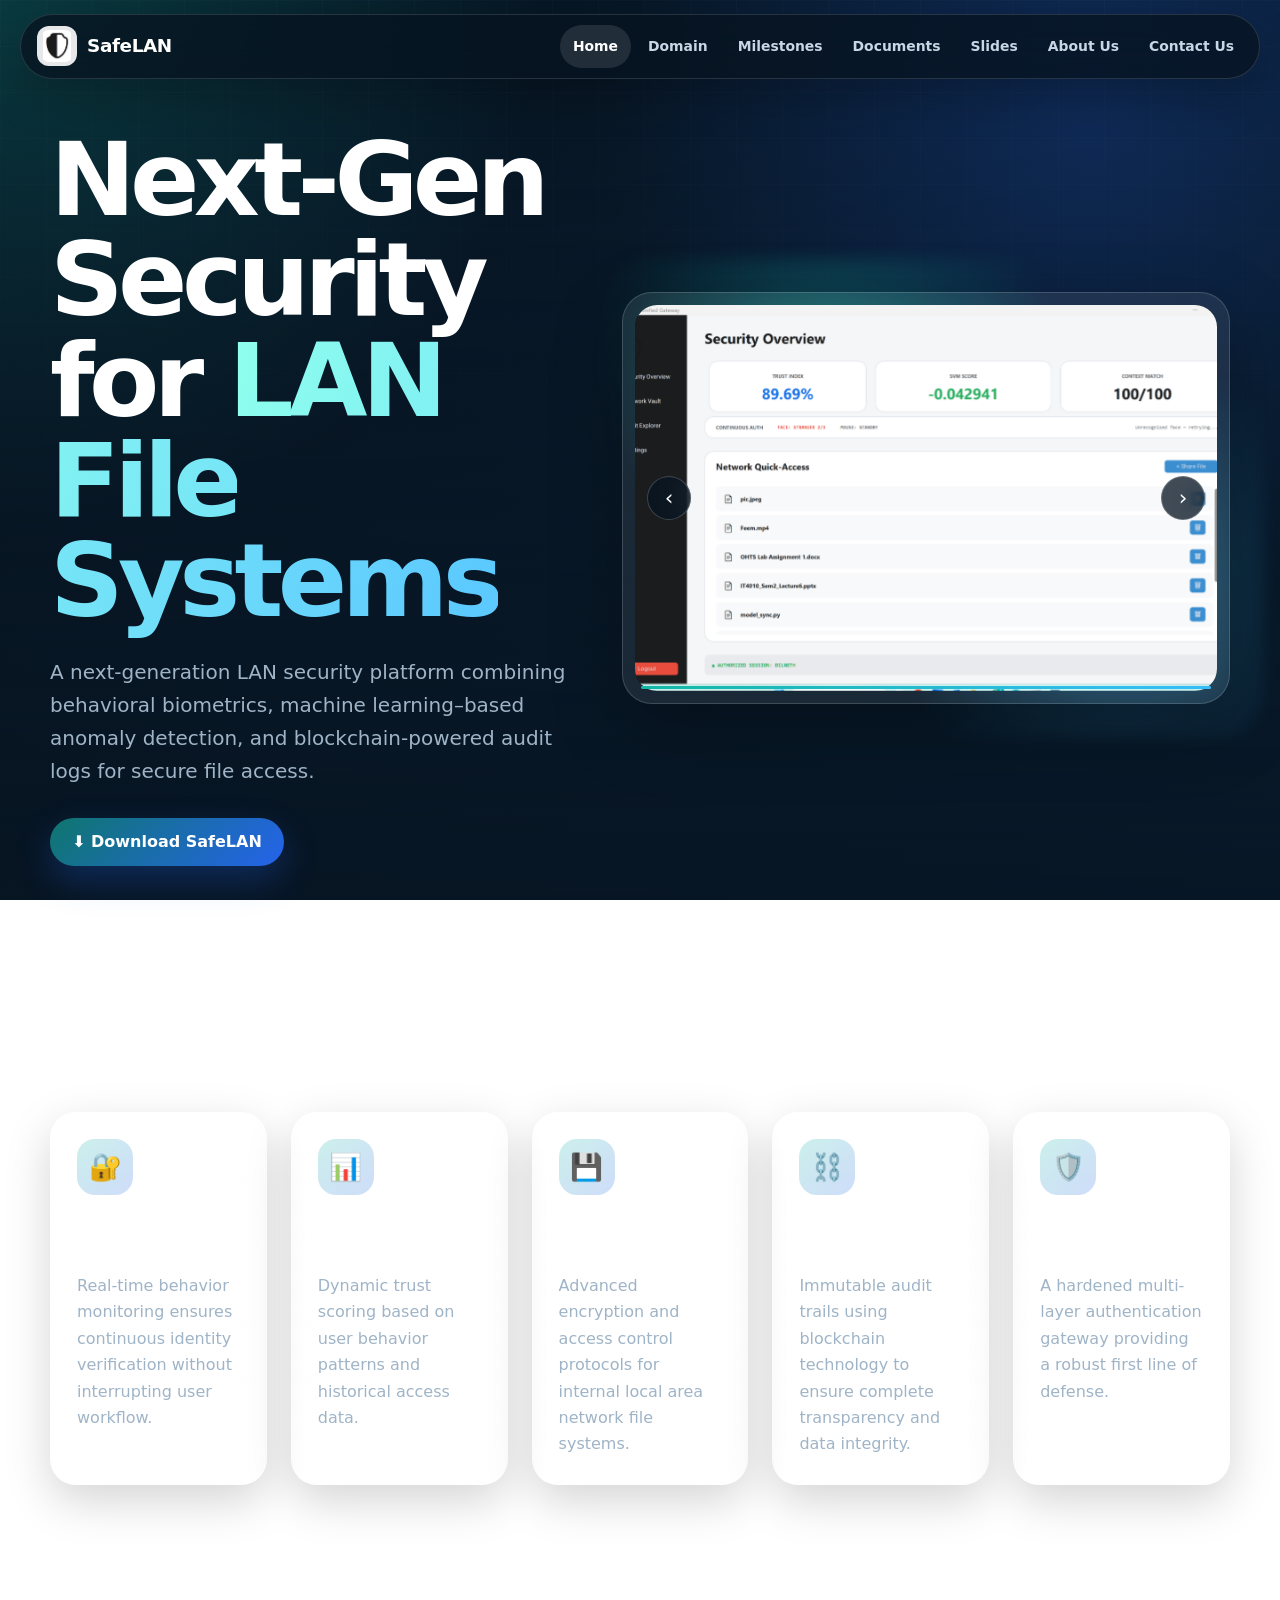
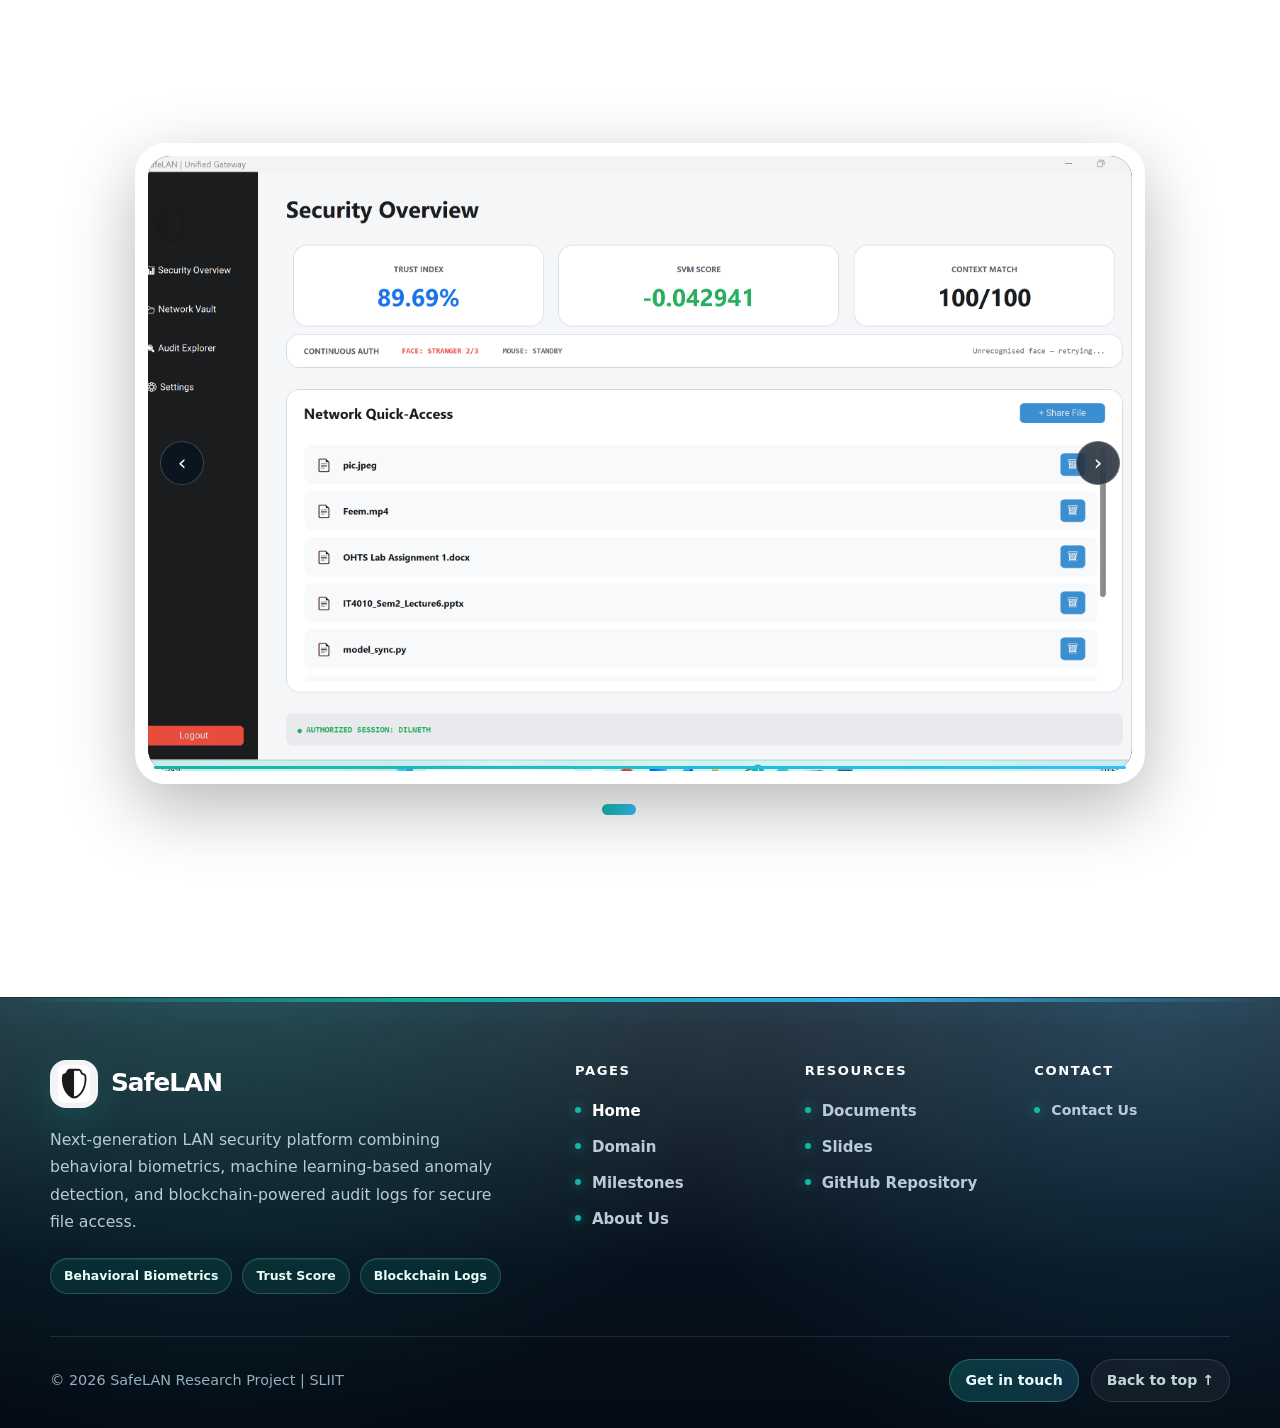
<file: index.html>
<!-- update -->
<!DOCTYPE html>
<html lang="en">
<head>
  <meta charset="UTF-8">
  <meta name="viewport" content="width=device-width, initial-scale=1.0">
  <title>SafeLAN | Next-Gen LAN Security</title>
  <link rel="icon" type="image/png" href="assets/logo.png">
  <link rel="manifest" href="manifest.json">
  <link rel="stylesheet" href="css/style.css">
</head>
<body>
  <nav class="navbar" aria-label="Main navigation">
    <div class="navbar-inner">
      <a href="index.html" class="logo-box" aria-label="SafeLAN Home">
        <img src="assets/logo.png" class="logo-img" alt="SafeLAN Logo">
        <h2>SafeLAN</h2>
      </a>
      <button class="nav-toggle" type="button" aria-label="Open navigation" aria-expanded="false"><span></span></button>
      <div class="nav-links">
        <a href="index.html" class="active">Home</a>
        <a href="domain.html">Domain</a>
        <a href="milestones.html">Milestones</a>
        <a href="documents.html">Documents</a>
        <a href="slides.html">Slides</a>
        <a href="about.html">About Us</a>
        <a href="contact.html">Contact Us</a>
      </div>
    </div>
  </nav>

  <main>
    <section class="hero">
      <div class="container hero-grid">
        <div class="hero-text reveal">
          <h1 class="hero-title">Next-Gen Security for <span class="gradient-text">LAN File Systems</span></h1>
          <p>A next-generation LAN security platform combining behavioral biometrics, machine learning–based anomaly detection, and blockchain-powered audit logs for secure file access.</p>
          <div class="hero-actions">
            <a href="https://github.com/Geshi00/SafeLAN_RP-25-26J-067.git" target="_blank" rel="noopener" class="btn-download">⬇ Download SafeLAN</a>
          </div>
        </div>

        <div class="hero-panel reveal">
          <div class="slider-wrapper hero-slider" data-slider>
            <button class="slide-btn prev" type="button" aria-label="Previous dashboard">‹</button>
            <div class="slider-container">
              <div class="slide active"><img src="assets/dashboard1.png" alt="Dashboard 1"></div>
              <div class="slide"><img src="assets/dashboard2.png" alt="Dashboard 2"></div>
              <div class="slide"><img src="assets/dashboard3.png" alt="Dashboard 3"></div>
            </div>
            <button class="slide-btn next" type="button" aria-label="Next dashboard">›</button>
          </div>
        </div>
      </div>
    </section>

    <section class="section features">
      <div class="container">
        <h2 class="section-title">Core Features</h2>
        <div class="feature-grid">
          <article class="feature-box reveal">
            <div class="icon">🔐</div>
            <h3>Continuous Authentication</h3>
            <p>Real-time behavior monitoring ensures continuous identity verification without interrupting user workflow.</p>
          </article>

          <article class="feature-box reveal">
            <div class="icon">📊</div>
            <h3>Trust Score System</h3>
            <p>Dynamic trust scoring based on user behavior patterns and historical access data.</p>
          </article>

          <article class="feature-box reveal">
            <div class="icon">💾</div>
            <h3>Secure LAN Storage</h3>
            <p>Advanced encryption and access control protocols for internal local area network file systems.</p>
          </article>

          <article class="feature-box reveal">
            <div class="icon">⛓️</div>
            <h3>Blockchain Logging</h3>
            <p>Immutable audit trails using blockchain technology to ensure complete transparency and data integrity.</p>
          </article>

          <article class="feature-box reveal">
            <div class="icon">🛡️</div>
            <h3>Secure Gateway</h3>
            <p>A hardened multi-layer authentication gateway providing a robust first line of defense.</p>
          </article>
        </div>
      </div>
    </section>

    <section class="section dashboards">
      <div class="container">
        <h2 class="section-title">System Dashboard</h2>
        <div class="dashboard-shell reveal">
          <div class="slider-wrapper" data-slider>
            <button class="slide-btn prev" type="button" aria-label="Previous dashboard">‹</button>
            <div class="slider-container">
              <div class="slide active"><img src="assets/dashboard1.png" alt="Dashboard 1"></div>
              <div class="slide"><img src="assets/dashboard2.png" alt="Dashboard 2"></div>
              <div class="slide"><img src="assets/dashboard3.png" alt="Dashboard 3"></div>
            </div>
            <button class="slide-btn next" type="button" aria-label="Next dashboard">›</button>
          </div>
          <div class="slider-dots" aria-label="Dashboard slider dots">
            <button class="dot active" type="button" aria-label="Show dashboard 1"></button>
            <button class="dot" type="button" aria-label="Show dashboard 2"></button>
            <button class="dot" type="button" aria-label="Show dashboard 3"></button>
          </div>
        </div>
      </div>
    </section>
  </main>

  <footer class="site-footer">
    <div class="footer-topline" aria-hidden="true"></div>
    <div class="container footer-container">
      <div class="footer-brand reveal">
        <a href="index.html" class="footer-logo" aria-label="SafeLAN Home">
          <img src="assets/logo.png" alt="SafeLAN Logo">
          <span>SafeLAN</span>
        </a>
        <p>Next-generation LAN security platform combining behavioral biometrics, machine learning-based anomaly detection, and blockchain-powered audit logs for secure file access.</p>
        <div class="footer-tags" aria-label="SafeLAN focus areas">
          <span>Behavioral Biometrics</span>
          <span>Trust Score</span>
          <span>Blockchain Logs</span>
        </div>
      </div>

      <nav class="footer-nav reveal" aria-label="Footer navigation">
        <div class="footer-col">
          <h3>Pages</h3>
          <a href="index.html">Home</a>
          <a href="domain.html">Domain</a>
          <a href="milestones.html">Milestones</a>
          <a href="about.html">About Us</a>
        </div>

        <div class="footer-col">
          <h3>Resources</h3>
          <a href="documents.html">Documents</a>
          <a href="slides.html">Slides</a>
          <a href="https://github.com/Geshi00/SafeLAN_RP-25-26J-067.git" target="_blank" rel="noopener">GitHub Repository</a>
        </div>

        <div class="footer-col footer-contact">
          <h3>Contact</h3>
          <a href="contact.html">Contact Us</a>
        </div>
      </nav>
    </div>

    <div class="container footer-bottom">
      <p>© <span id="current-year">2026</span> SafeLAN Research Project | SLIIT</p>
      <div class="footer-actions">
        <a href="contact.html">Get in touch</a>
        <button class="back-to-top" type="button" data-back-to-top aria-label="Back to top">Back to top ↑</button>
      </div>
    </div>
  </footer> 


  <script src="js/script.js"></script>
</body>
</html>
</file>
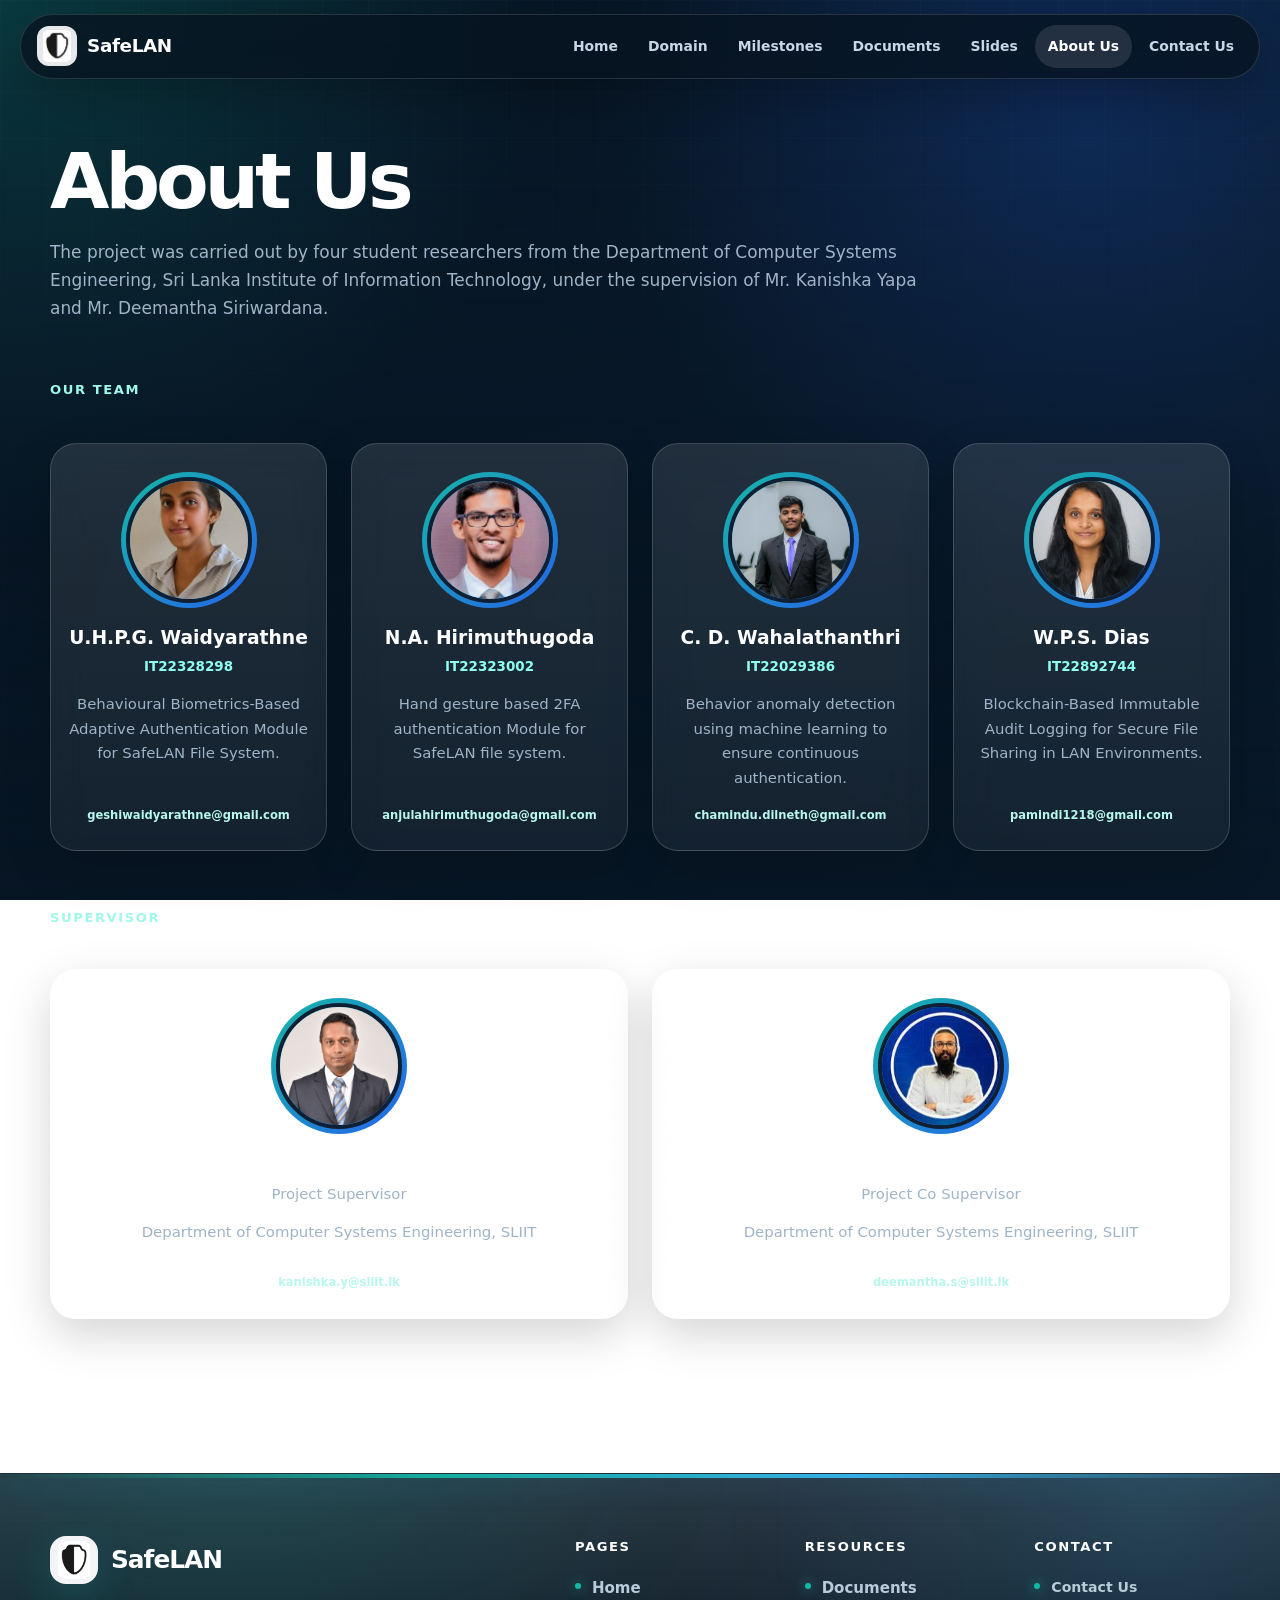
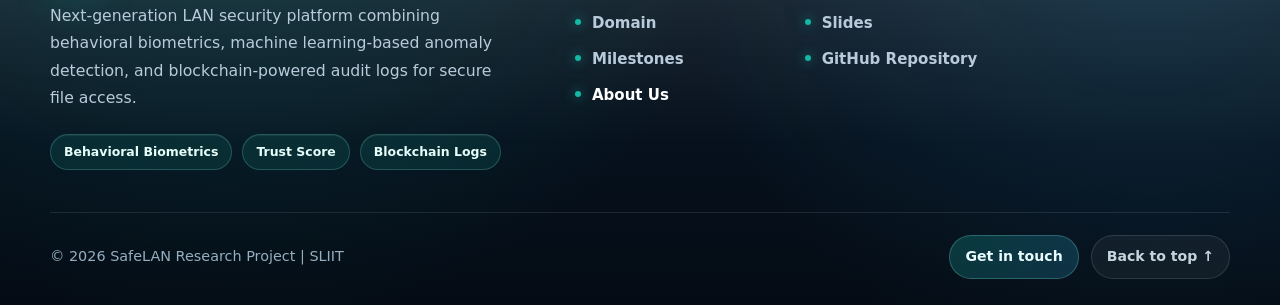
<file: about.html>
<!DOCTYPE html>
<html lang="en">
<head>
  <meta charset="UTF-8">
  <meta name="viewport" content="width=device-width, initial-scale=1.0">
  <title>About Us | SafeLAN</title>
  <link rel="icon" type="image/png" href="assets/logo.png">
  <link rel="manifest" href="manifest.json">
  <link rel="stylesheet" href="css/style.css">
</head>
<body>
  <nav class="navbar" aria-label="Main navigation">
    <div class="navbar-inner">
      <a href="index.html" class="logo-box" aria-label="SafeLAN Home">
        <img src="assets/logo.png" class="logo-img" alt="SafeLAN Logo">
        <h2>SafeLAN</h2>
      </a>
      <button class="nav-toggle" type="button" aria-label="Open navigation" aria-expanded="false"><span></span></button>
      <div class="nav-links">
        <a href="index.html">Home</a>
        <a href="domain.html">Domain</a>
        <a href="milestones.html">Milestones</a>
        <a href="documents.html">Documents</a>
        <a href="slides.html">Slides</a>
        <a href="about.html" class="active">About Us</a>
        <a href="contact.html">Contact Us</a>
      </div>
    </div>
  </nav>

  <main class="page">
    <section class="section compact">
      <div class="container">
        <h1 class="page-title">About Us</h1>
        <p class="about-intro">The project was carried out by four student researchers from the Department of Computer Systems Engineering, Sri Lanka Institute of Information Technology, under the supervision of Mr. Kanishka Yapa and Mr. Deemantha Siriwardana.</p>

        <span class="section-title-small">Our Team</span>
        <div class="team-grid-v2">
          <article class="profile-card-v3 reveal">
            <div class="img-container-circle"><img src="assets/geshika.jpeg" alt="U.H.P.G. Waidyarathne"></div>
            <h3>U.H.P.G. Waidyarathne</h3>
            <span class="id-role">IT22328298</span>
            <p class="topic">Behavioural Biometrics-Based Adaptive Authentication Module for SafeLAN File System.</p>
            <a href="mailto:geshiwaidyarathne@gmail.com" class="email-link">geshiwaidyarathne@gmail.com</a>
          </article>

          <article class="profile-card-v3 reveal">
            <div class="img-container-circle"><img src="assets/anjula.jpeg" alt="N.A. Hirimuthugoda"></div>
            <h3>N.A. Hirimuthugoda</h3>
            <span class="id-role">IT22323002</span>
            <p class="topic">Hand gesture based 2FA authentication Module for SafeLAN file system.</p>
            <a href="mailto:anjulahirimuthugoda@gmail.com" class="email-link">anjulahirimuthugoda@gmail.com</a>
          </article>

          <article class="profile-card-v3 reveal">
            <div class="img-container-circle"><img src="assets/chami.jpeg" alt="C. D. Wahalathanthri"></div>
            <h3>C. D. Wahalathanthri</h3>
            <span class="id-role">IT22029386</span>
            <p class="topic">Behavior anomaly detection using machine learning to ensure continuous authentication.</p>
            <a href="mailto:chamindu.dilneth@gmail.com" class="email-link">chamindu.dilneth@gmail.com</a>
          </article>

          <article class="profile-card-v3 reveal">
            <div class="img-container-circle"><img src="assets/pamindi.jpeg" alt="W.P.S. Dias"></div>
            <h3>W.P.S. Dias</h3>
            <span class="id-role">IT22892744</span>
            <p class="topic">Blockchain-Based Immutable Audit Logging for Secure File Sharing in LAN Environments.</p>
            <a href="mailto:pamindi1218@gmail.com" class="email-link">pamindi1218@gmail.com</a>
          </article>
        </div>

        <span class="section-title-small">Supervisor</span>
        <div class="supervisor-grid">
          <article class="profile-card-v3 supervisor-card reveal">
            <div class="img-container-circle"><img src="assets/Mr. Kanishka.jpeg" alt="Mr. Kanishka Yapa"></div>
            <h3>Mr. Kanishka Yapa</h3>
            <span class="topic">Project Supervisor</span>
            <p class="topic">Department of Computer Systems Engineering, SLIIT</p>
            <a href="mailto:kanishka.y@sliit.lk" class="email-link">kanishka.y@sliit.lk</a>
          </article>

          <article class="profile-card-v3 supervisor-card reveal">
            <div class="img-container-circle"><img src="assets/Mr. Deemantha.jpeg" alt="Mr. Deemantha Siriwardana"></div>
            <h3>Mr. Deemantha Siriwardana</h3>
            <span class="topic">Project Co Supervisor</span>
            <p class="topic">Department of Computer Systems Engineering, SLIIT</p>
            <a href="mailto:deemantha.s@sliit.lk" class="email-link">deemantha.s@sliit.lk</a>
          </article>
        </div>
      </div>
    </section>
  </main>

  <footer class="site-footer">
    <div class="footer-topline" aria-hidden="true"></div>
    <div class="container footer-container">
      <div class="footer-brand reveal">
        <a href="index.html" class="footer-logo" aria-label="SafeLAN Home">
          <img src="assets/logo.png" alt="SafeLAN Logo">
          <span>SafeLAN</span>
        </a>
        <p>Next-generation LAN security platform combining behavioral biometrics, machine learning-based anomaly detection, and blockchain-powered audit logs for secure file access.</p>
        <div class="footer-tags" aria-label="SafeLAN focus areas">
          <span>Behavioral Biometrics</span>
          <span>Trust Score</span>
          <span>Blockchain Logs</span>
        </div>
      </div>

      <nav class="footer-nav reveal" aria-label="Footer navigation">
        <div class="footer-col">
          <h3>Pages</h3>
          <a href="index.html">Home</a>
          <a href="domain.html">Domain</a>
          <a href="milestones.html">Milestones</a>
          <a href="about.html">About Us</a>
        </div>

        <div class="footer-col">
          <h3>Resources</h3>
          <a href="documents.html">Documents</a>
          <a href="slides.html">Slides</a>
          <a href="https://github.com/Geshi00/SafeLAN_RP-25-26J-067.git" target="_blank" rel="noopener">GitHub Repository</a>
        </div>

        <div class="footer-col footer-contact">
          <h3>Contact</h3>
          <a href="contact.html">Contact Us</a>
        </div>
      </nav>
    </div>

    <div class="container footer-bottom">
      <p>© <span id="current-year">2026</span> SafeLAN Research Project | SLIIT</p>
      <div class="footer-actions">
        <a href="contact.html">Get in touch</a>
        <button class="back-to-top" type="button" data-back-to-top aria-label="Back to top">Back to top ↑</button>
      </div>
    </div>
  </footer>


  <script src="js/script.js"></script>
</body>
</html>
</file>
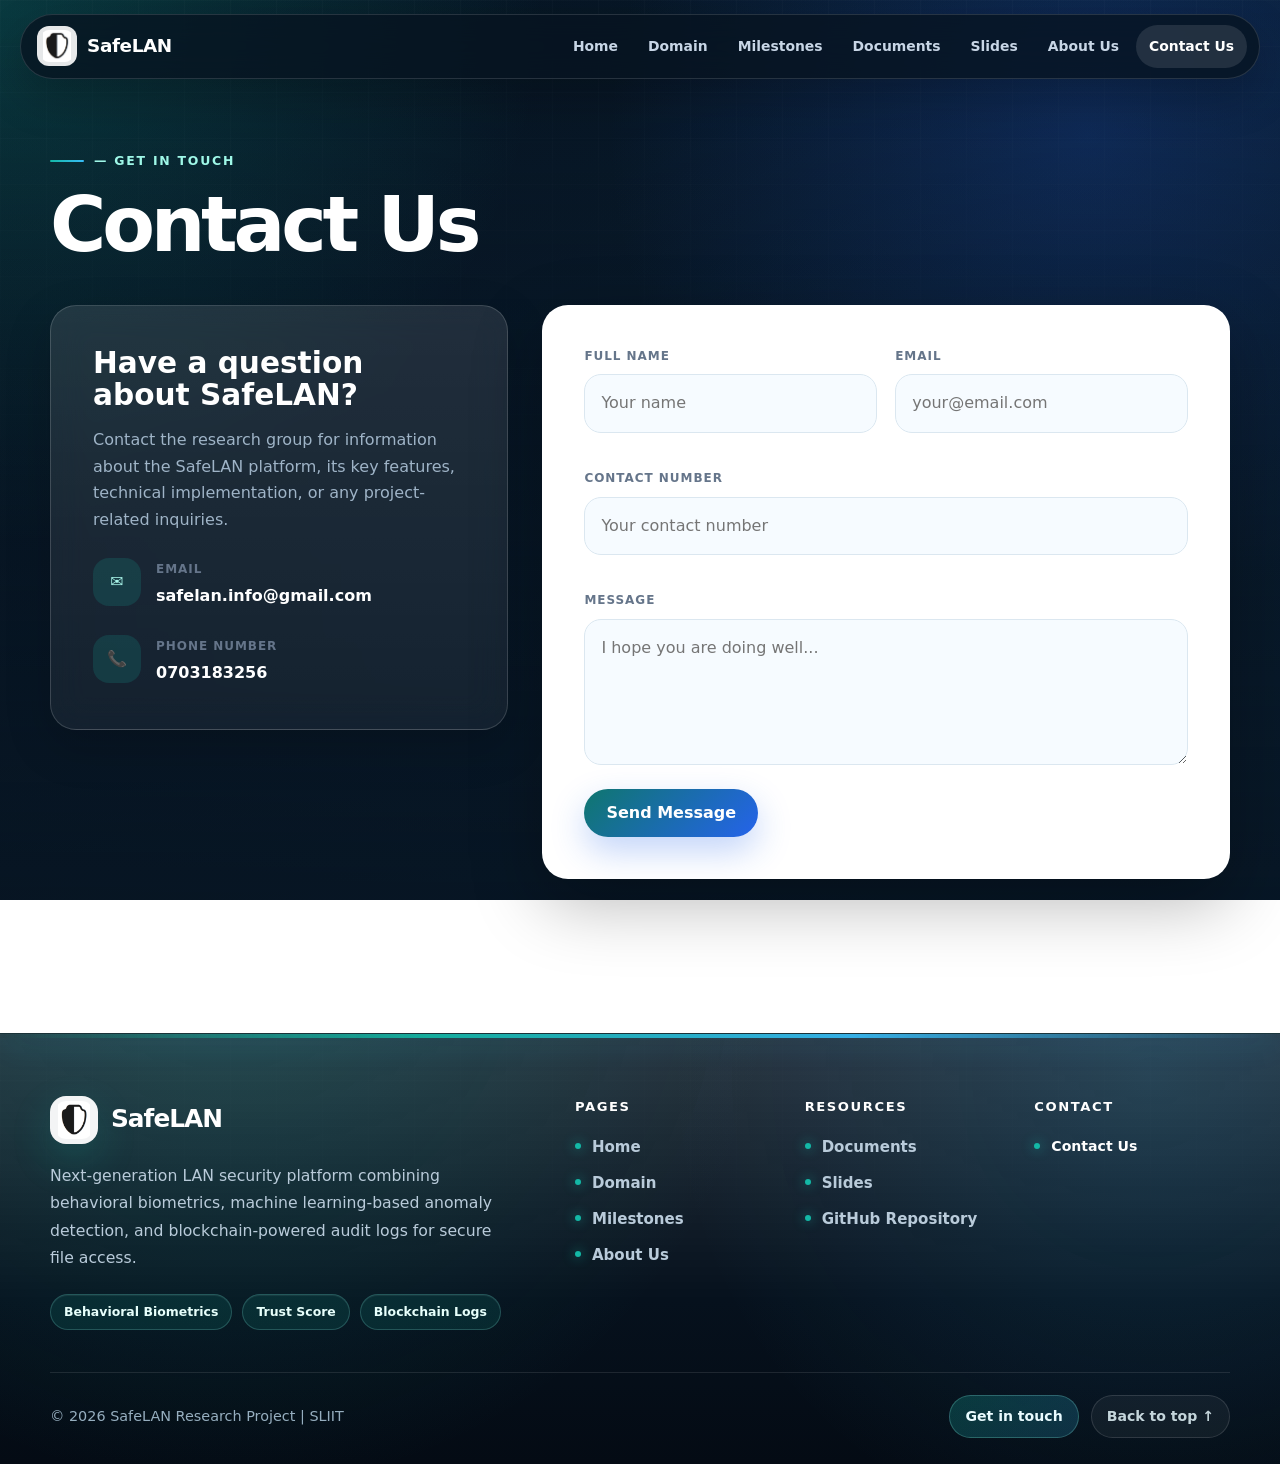
<file: contact.html>
<!DOCTYPE html>
<html lang="en">
<head>
  <meta charset="UTF-8">
  <meta name="viewport" content="width=device-width, initial-scale=1.0">
  <title>Contact Us | SafeLAN</title>
  <link rel="icon" type="image/png" href="assets/logo.png">
  <link rel="manifest" href="manifest.json">
  <link rel="stylesheet" href="css/style.css">
</head>
<body>
  <nav class="navbar" aria-label="Main navigation">
    <div class="navbar-inner">
      <a href="index.html" class="logo-box" aria-label="SafeLAN Home">
        <img src="assets/logo.png" class="logo-img" alt="SafeLAN Logo">
        <h2>SafeLAN</h2>
      </a>
      <button class="nav-toggle" type="button" aria-label="Open navigation" aria-expanded="false"><span></span></button>
      <div class="nav-links">
        <a href="index.html">Home</a>
        <a href="domain.html">Domain</a>
        <a href="milestones.html">Milestones</a>
        <a href="documents.html">Documents</a>
        <a href="slides.html">Slides</a>
        <a href="about.html">About Us</a>
        <a href="contact.html" class="active">Contact Us</a>
      </div>
    </div>
  </nav>

  <main class="page">
    <section class="section compact">
      <div class="container">
        <span class="eyebrow">— Get in Touch</span>
        <h1 class="page-title">Contact Us</h1>

        <div class="contact-wrapper">
          <aside class="contact-info-card reveal">
            <h2>Have a question about SafeLAN?</h2>
            <p>Contact the research group for information about the SafeLAN platform, its key features, technical implementation, or any project-related inquiries.</p>

            <div class="info-item">
              <div class="info-icon">✉</div>
              <div class="info-text">
                <span>Email</span>
                <a href="mailto:safelan.info@gmail.com" style="text-decoration: none;"><p>safelan.info@gmail.com</p></a>
              </div>
            </div>

            <div class="info-item">
              <div class="info-icon">📞</div>
              <div class="info-text">
                <span>Phone Number</span>
                <a href="tel:0703183256" style="text-decoration: none;"><p>0703183256</p></a>
              </div>
            </div>
          </aside>

          <div class="contact-form-container reveal">
            <form id="contact-form">
              <div class="contact-grid">
                <div class="form-group">
                  <label for="name">Full Name</label>
                  <input type="text" id="name" placeholder="Your name" required>
                </div>
                <div class="form-group">
                  <label for="email">Email</label>
                  <input type="email" id="email" placeholder="your@email.com" required>
                </div>
                <div class="form-group full">
                  <label for="contact_number">Contact Number</label>
                  <input type="text" id="contact_number" placeholder="Your contact number" required>
                </div>
                <div class="form-group full">
                  <label for="message">Message</label>
                  <textarea id="message" placeholder="I hope you are doing well..."></textarea>
                </div>
              </div>
              <button type="submit" id="submit-btn" class="btn-send">Send Message</button>
            </form>
          </div>
        </div>
      </div>
    </section>
  </main>

  <footer class="site-footer">
    <div class="footer-topline" aria-hidden="true"></div>
    <div class="container footer-container">
      <div class="footer-brand reveal">
        <a href="index.html" class="footer-logo" aria-label="SafeLAN Home">
          <img src="assets/logo.png" alt="SafeLAN Logo">
          <span>SafeLAN</span>
        </a>
        <p>Next-generation LAN security platform combining behavioral biometrics, machine learning-based anomaly detection, and blockchain-powered audit logs for secure file access.</p>
        <div class="footer-tags" aria-label="SafeLAN focus areas">
          <span>Behavioral Biometrics</span>
          <span>Trust Score</span>
          <span>Blockchain Logs</span>
        </div>
      </div>

      <nav class="footer-nav reveal" aria-label="Footer navigation">
        <div class="footer-col">
          <h3>Pages</h3>
          <a href="index.html">Home</a>
          <a href="domain.html">Domain</a>
          <a href="milestones.html">Milestones</a>
          <a href="about.html">About Us</a>
        </div>

        <div class="footer-col">
          <h3>Resources</h3>
          <a href="documents.html">Documents</a>
          <a href="slides.html">Slides</a>
          <a href="https://github.com/Geshi00/SafeLAN_RP-25-26J-067.git" target="_blank" rel="noopener">GitHub Repository</a>
        </div>

        <div class="footer-col footer-contact">
          <h3>Contact</h3>
          <a href="contact.html">Contact Us</a>
        </div>
      </nav>
    </div>

    <div class="container footer-bottom">
      <p>© <span id="current-year">2026</span> SafeLAN Research Project | SLIIT</p>
      <div class="footer-actions">
        <a href="contact.html">Get in touch</a>
        <button class="back-to-top" type="button" data-back-to-top aria-label="Back to top">Back to top ↑</button>
      </div>
    </div>
  </footer>


  <div class="success-overlay" id="success-overlay" aria-hidden="true">
    <div class="success-card">
      <div class="check-icon">✓</div>
      <h3>Message Sent!</h3>
      <p>Thank you for reaching out. Our team will get back to you shortly.</p>
      <button class="btn-download" style="margin-top: 24px; width: 100%;" onclick="closeSuccess()">Close</button>
    </div>
  </div>

  <script src="js/script.js"></script>
</body>
</html>
</file>
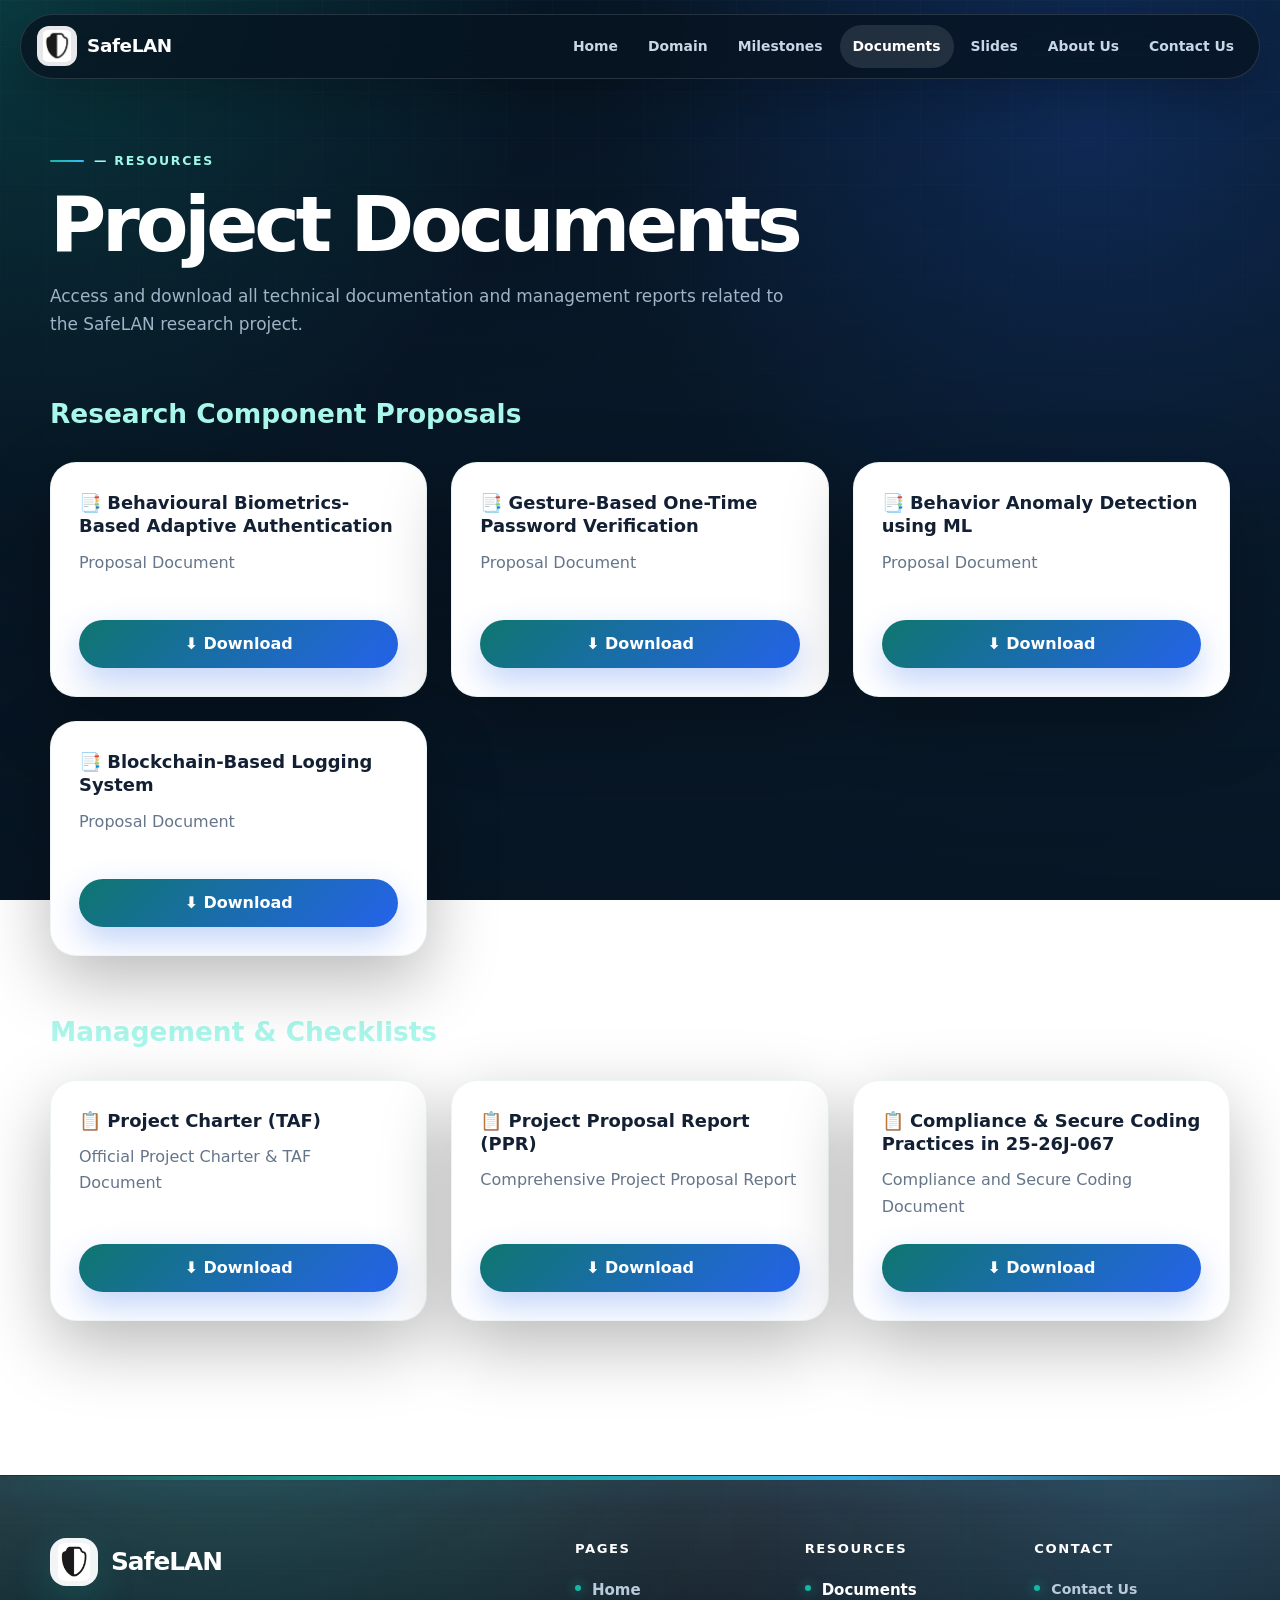
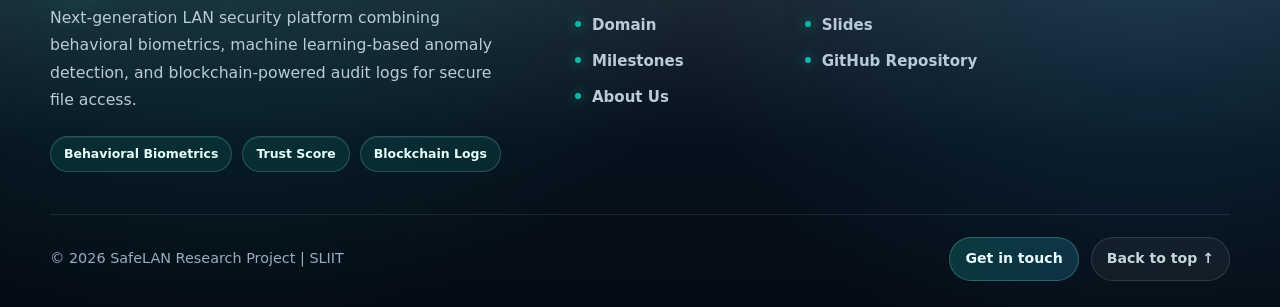
<file: documents.html>
<!DOCTYPE html>
<html lang="en">
<head>
  <meta charset="UTF-8">
  <meta name="viewport" content="width=device-width, initial-scale=1.0">
  <title>Documents | SafeLAN</title>
  <link rel="icon" type="image/png" href="assets/logo.png">
  <link rel="manifest" href="manifest.json">
  <link rel="stylesheet" href="css/style.css">
</head>
<body>
  <nav class="navbar" aria-label="Main navigation">
    <div class="navbar-inner">
      <a href="index.html" class="logo-box" aria-label="SafeLAN Home">
        <img src="assets/logo.png" class="logo-img" alt="SafeLAN Logo">
        <h2>SafeLAN</h2>
      </a>
      <button class="nav-toggle" type="button" aria-label="Open navigation" aria-expanded="false"><span></span></button>
      <div class="nav-links">
        <a href="index.html">Home</a>
        <a href="domain.html">Domain</a>
        <a href="milestones.html">Milestones</a>
        <a href="documents.html" class="active">Documents</a>
        <a href="slides.html">Slides</a>
        <a href="about.html">About Us</a>
        <a href="contact.html">Contact Us</a>
      </div>
    </div>
  </nav>

  <main class="page">
    <section class="section compact">
      <div class="container">
        <span class="eyebrow">— Resources</span>
        <h1 class="page-title">Project Documents</h1>
        <p class="page-lead">Access and download all technical documentation and management reports related to the SafeLAN research project.</p>

        <h2 class="group-title">Research Component Proposals</h2>
        <div class="grid">
          <article class="doc-card reveal">
            <div>
              <h3>📑 Behavioural Biometrics-Based Adaptive Authentication</h3>
              <p>Proposal Document</p>
            </div>
            <a href="documents/IT22328298_RP.pdf" download class="btn-download">⬇ Download</a>
          </article>

          <article class="doc-card reveal">
            <div>
              <h3>📑 Gesture-Based One-Time Password Verification</h3>
              <p>Proposal Document</p>
            </div>
            <a href="documents/IT22323002_RP.pdf" download class="btn-download">⬇ Download</a>
          </article>

          <article class="doc-card reveal">
            <div>
              <h3>📑 Behavior Anomaly Detection using ML</h3>
              <p>Proposal Document</p>
            </div>
            <a href="documents/IT22029386_RP.pdf" download class="btn-download">⬇ Download</a>
          </article>

          <article class="doc-card reveal">
            <div>
              <h3>📑 Blockchain-Based Logging System</h3>
              <p>Proposal Document</p>
            </div>
            <a href="documents/IT22892744_RP.pdf" download class="btn-download">⬇ Download</a>
          </article>
        </div>

        <h2 class="group-title">Management & Checklists</h2>
        <div class="grid">
          <article class="doc-card reveal">
            <div>
              <h3>📋 Project Charter (TAF)</h3>
              <p>Official Project Charter & TAF Document</p>
            </div>
            <a href="documents/TAF_25-26J-067.pdf" download class="btn-download">⬇ Download</a>
          </article>

          <article class="doc-card reveal">
            <div>
              <h3>📋 Project Proposal Report (PPR)</h3>
              <p>Comprehensive Project Proposal Report</p>
            </div>
            <a href="documents/PPR_25-26J-067 (1).pdf" download class="btn-download">⬇ Download</a>
          </article>

          <article class="doc-card reveal">
            <div>
              <h3>📋 Compliance & Secure Coding Practices in 25-26J-067</h3>
              <p>Compliance and Secure Coding Document</p>
            </div>
            <a href="documents/Compliance & Secure Coding Practices in 25-26J-067.pdf" download class="btn-download">⬇ Download</a>
          </article>
        </div>
      </div>
    </section>
  </main>

  <footer class="site-footer">
    <div class="footer-topline" aria-hidden="true"></div>
    <div class="container footer-container">
      <div class="footer-brand reveal">
        <a href="index.html" class="footer-logo" aria-label="SafeLAN Home">
          <img src="assets/logo.png" alt="SafeLAN Logo">
          <span>SafeLAN</span>
        </a>
        <p>Next-generation LAN security platform combining behavioral biometrics, machine learning-based anomaly detection, and blockchain-powered audit logs for secure file access.</p>
        <div class="footer-tags" aria-label="SafeLAN focus areas">
          <span>Behavioral Biometrics</span>
          <span>Trust Score</span>
          <span>Blockchain Logs</span>
        </div>
      </div>

      <nav class="footer-nav reveal" aria-label="Footer navigation">
        <div class="footer-col">
          <h3>Pages</h3>
          <a href="index.html">Home</a>
          <a href="domain.html">Domain</a>
          <a href="milestones.html">Milestones</a>
          <a href="about.html">About Us</a>
        </div>

        <div class="footer-col">
          <h3>Resources</h3>
          <a href="documents.html">Documents</a>
          <a href="slides.html">Slides</a>
          <a href="https://github.com/Geshi00/SafeLAN_RP-25-26J-067.git" target="_blank" rel="noopener">GitHub Repository</a>
        </div>

        <div class="footer-col footer-contact">
          <h3>Contact</h3>
          <a href="contact.html">Contact Us</a>
        </div>
      </nav>
    </div>

    <div class="container footer-bottom">
      <p>© <span id="current-year">2026</span> SafeLAN Research Project | SLIIT</p>
      <div class="footer-actions">
        <a href="contact.html">Get in touch</a>
        <button class="back-to-top" type="button" data-back-to-top aria-label="Back to top">Back to top ↑</button>
      </div>
    </div>
  </footer>


  <script src="js/script.js"></script>
</body>
</html>
</file>
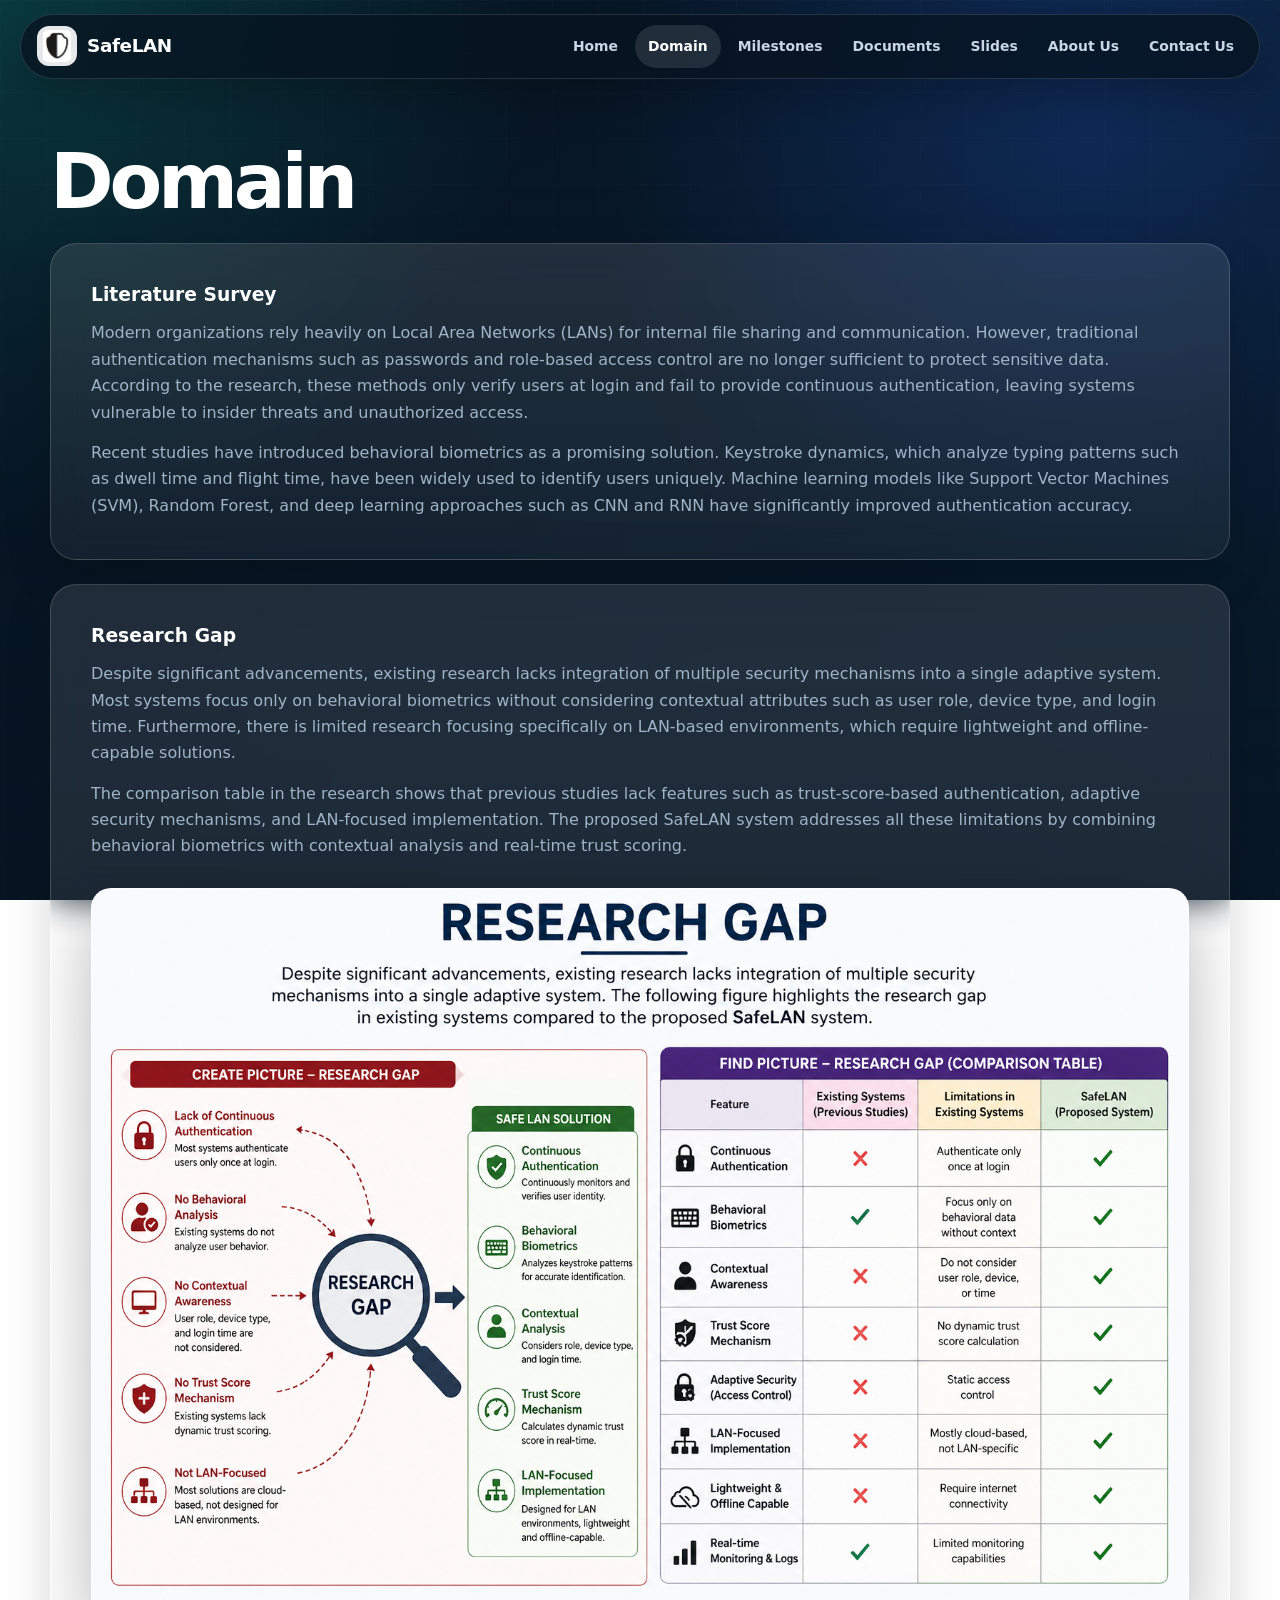
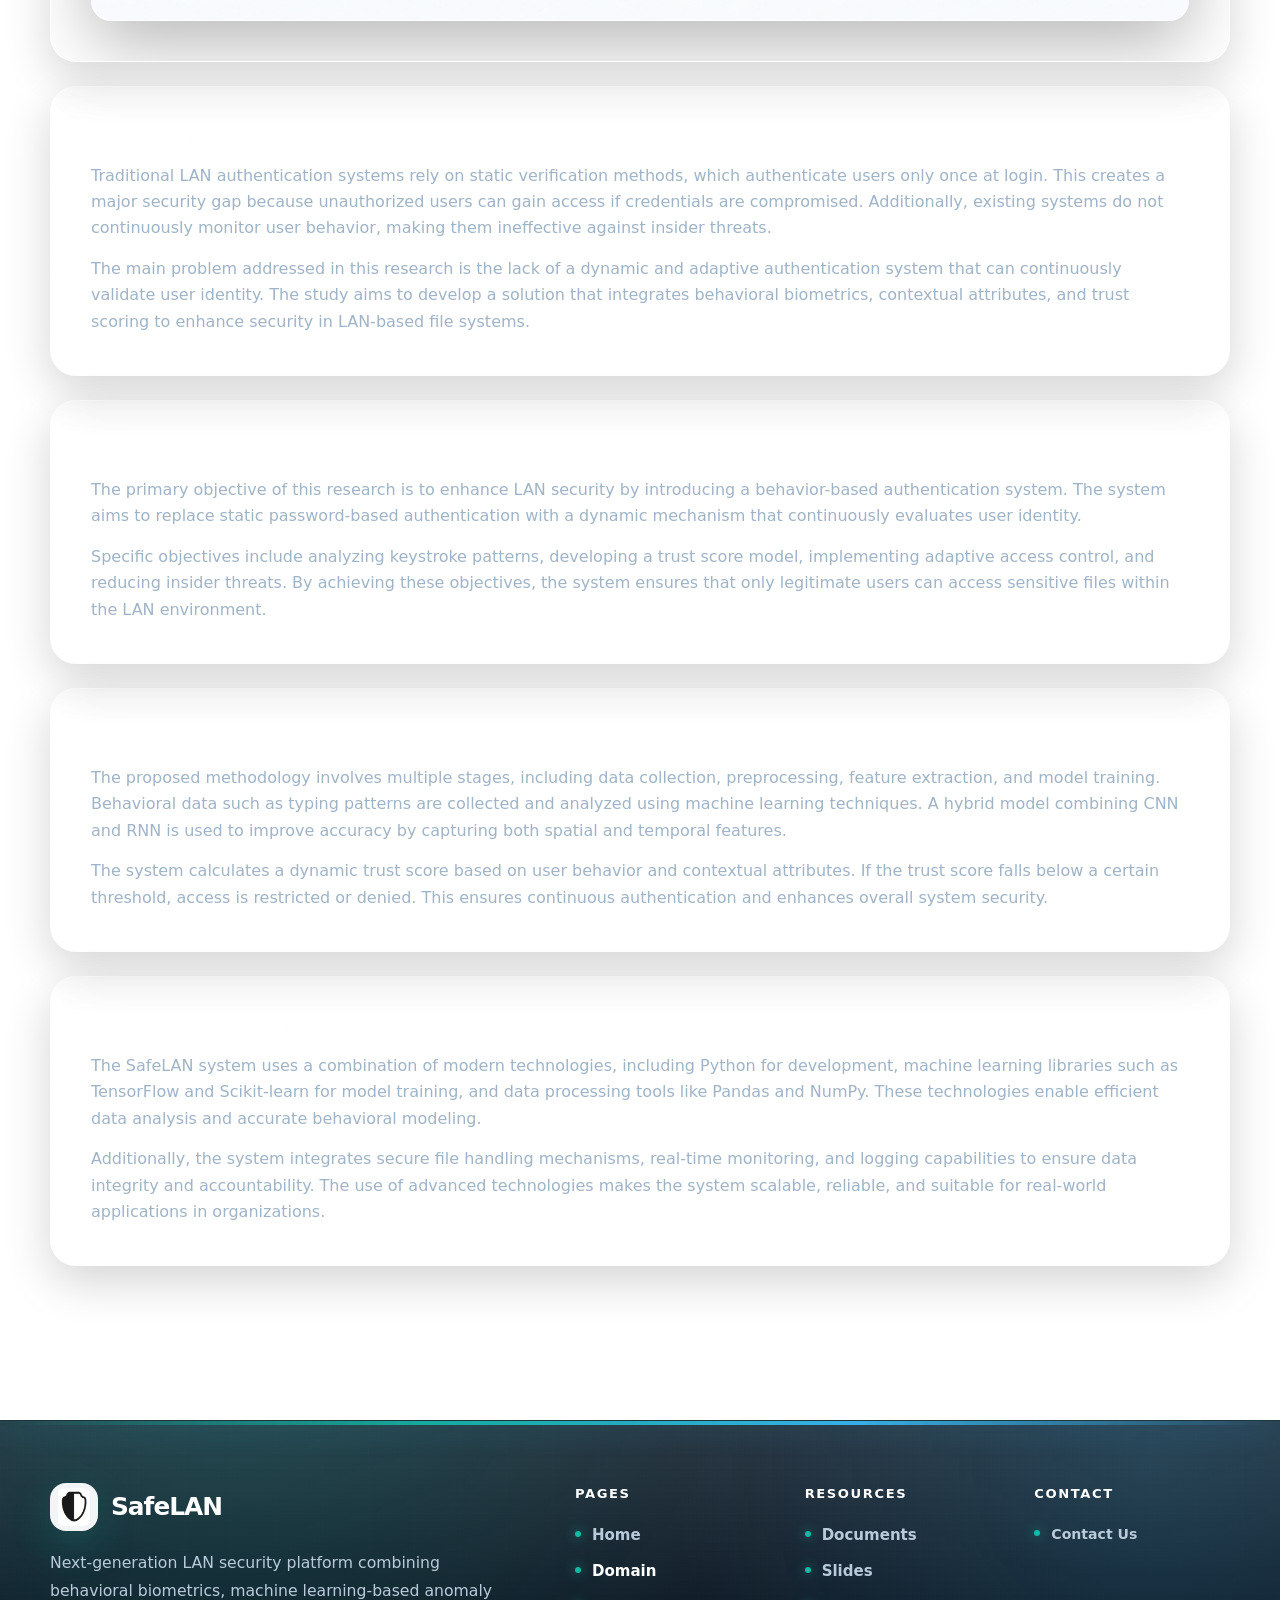
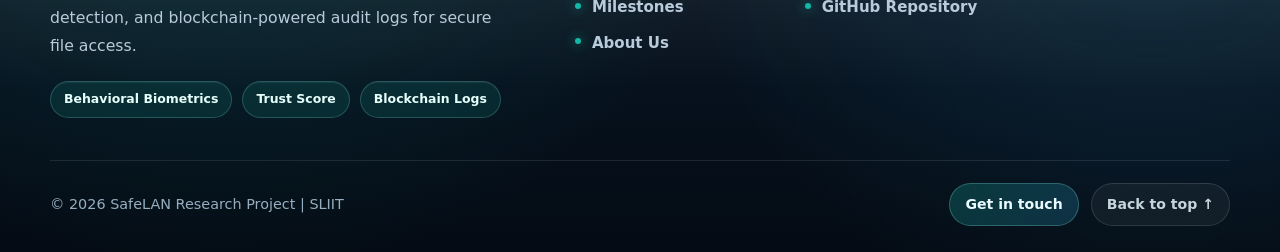
<file: domain.html>
<!DOCTYPE html>
<html lang="en">

<head>
  <meta charset="UTF-8">
  <meta name="viewport" content="width=device-width, initial-scale=1.0">
  <title>Domain | SafeLAN</title>
  <link rel="icon" type="image/png" href="assets/logo.png">
  <link rel="manifest" href="manifest.json">
  <link rel="stylesheet" href="css/style.css">
</head>

<body>
  <nav class="navbar" aria-label="Main navigation">
    <div class="navbar-inner">
      <a href="index.html" class="logo-box" aria-label="SafeLAN Home">
        <img src="assets/logo.png" class="logo-img" alt="SafeLAN Logo">
        <h2>SafeLAN</h2>
      </a>
      <button class="nav-toggle" type="button" aria-label="Open navigation" aria-expanded="false"><span></span></button>
      <div class="nav-links">
        <a href="index.html">Home</a>
        <a href="domain.html" class="active">Domain</a>
        <a href="milestones.html">Milestones</a>
        <a href="documents.html">Documents</a>
        <a href="slides.html">Slides</a>
        <a href="about.html">About Us</a>
        <a href="contact.html">Contact Us</a>
      </div>
    </div>
  </nav>

  <main class="page">
    <section class="section compact">
      <div class="container">
        <h1 class="page-title">Domain</h1>

        <article class="content-section reveal">
          <h3>Literature Survey</h3>
          <p>Modern organizations rely heavily on Local Area Networks (LANs) for internal file sharing and
            communication. However, traditional authentication mechanisms such as passwords and role-based access
            control are no longer sufficient to protect sensitive data. According to the research, these methods only
            verify users at login and fail to provide continuous authentication, leaving systems vulnerable to insider
            threats and unauthorized access.</p>
          <p>Recent studies have introduced behavioral biometrics as a promising solution. Keystroke dynamics, which
            analyze typing patterns such as dwell time and flight time, have been widely used to identify users
            uniquely. Machine learning models like Support Vector Machines (SVM), Random Forest, and deep learning
            approaches such as CNN and RNN have significantly improved authentication accuracy.</p>
        </article>

        <article class="content-section reveal">
          <h3>Research Gap</h3>
          <p>Despite significant advancements, existing research lacks integration of multiple security mechanisms into
            a single adaptive system. Most systems focus only on behavioral biometrics without considering contextual
            attributes such as user role, device type, and login time. Furthermore, there is limited research focusing
            specifically on LAN-based environments, which require lightweight and offline-capable solutions.</p>
          <p>The comparison table in the research shows that previous studies lack features such as trust-score-based
            authentication, adaptive security mechanisms, and LAN-focused implementation. The proposed SafeLAN system
            addresses all these limitations by combining behavioral biometrics with contextual analysis and real-time
            trust scoring.</p>
          <img src="assets/research-gap.png" class="content-img" alt="Research Gap Analysis">
        </article>

        <article class="content-section reveal">
          <h3>Research Problem</h3>
          <p>Traditional LAN authentication systems rely on static verification methods, which authenticate users only
            once at login. This creates a major security gap because unauthorized users can gain access if credentials
            are compromised. Additionally, existing systems do not continuously monitor user behavior, making them
            ineffective against insider threats.</p>
          <p>The main problem addressed in this research is the lack of a dynamic and adaptive authentication system
            that can continuously validate user identity. The study aims to develop a solution that integrates
            behavioral biometrics, contextual attributes, and trust scoring to enhance security in LAN-based file
            systems.</p>
        </article>

        <article class="content-section reveal">
          <h3>Objectives</h3>
          <p>The primary objective of this research is to enhance LAN security by introducing a behavior-based
            authentication system. The system aims to replace static password-based authentication with a dynamic
            mechanism that continuously evaluates user identity.</p>
          <p>Specific objectives include analyzing keystroke patterns, developing a trust score model, implementing
            adaptive access control, and reducing insider threats. By achieving these objectives, the system ensures
            that only legitimate users can access sensitive files within the LAN environment.</p>
        </article>

        <article class="content-section reveal">
          <h3>Methodology</h3>
          <p>The proposed methodology involves multiple stages, including data collection, preprocessing, feature
            extraction, and model training. Behavioral data such as typing patterns are collected and analyzed using
            machine learning techniques. A hybrid model combining CNN and RNN is used to improve accuracy by capturing
            both spatial and temporal features.</p>
          <p>The system calculates a dynamic trust score based on user behavior and contextual attributes. If the trust
            score falls below a certain threshold, access is restricted or denied. This ensures continuous
            authentication and enhances overall system security.</p>
        </article>

        <article class="content-section reveal">
          <h3>Technologies Used</h3>
          <p>The SafeLAN system uses a combination of modern technologies, including Python for development, machine
            learning libraries such as TensorFlow and Scikit-learn for model training, and data processing tools like
            Pandas and NumPy. These technologies enable efficient data analysis and accurate behavioral modeling.</p>
          <p>Additionally, the system integrates secure file handling mechanisms, real-time monitoring, and logging
            capabilities to ensure data integrity and accountability. The use of advanced technologies makes the system
            scalable, reliable, and suitable for real-world applications in organizations.</p>
        </article>
      </div>
    </section>
  </main>

  <footer class="site-footer">
    <div class="footer-topline" aria-hidden="true"></div>
    <div class="container footer-container">
      <div class="footer-brand reveal">
        <a href="index.html" class="footer-logo" aria-label="SafeLAN Home">
          <img src="assets/logo.png" alt="SafeLAN Logo">
          <span>SafeLAN</span>
        </a>
        <p>Next-generation LAN security platform combining behavioral biometrics, machine learning-based anomaly
          detection, and blockchain-powered audit logs for secure file access.</p>
        <div class="footer-tags" aria-label="SafeLAN focus areas">
          <span>Behavioral Biometrics</span>
          <span>Trust Score</span>
          <span>Blockchain Logs</span>
        </div>
      </div>

      <nav class="footer-nav reveal" aria-label="Footer navigation">
        <div class="footer-col">
          <h3>Pages</h3>
          <a href="index.html">Home</a>
          <a href="domain.html">Domain</a>
          <a href="milestones.html">Milestones</a>
          <a href="about.html">About Us</a>
        </div>

        <div class="footer-col">
          <h3>Resources</h3>
          <a href="documents.html">Documents</a>
          <a href="slides.html">Slides</a>
          <a href="https://github.com/Geshi00/SafeLAN_RP-25-26J-067.git" target="_blank" rel="noopener">GitHub
            Repository</a>
        </div>

        <div class="footer-col footer-contact">
          <h3>Contact</h3>
          <a href="contact.html">Contact Us</a>
        </div>
      </nav>
    </div>

    <div class="container footer-bottom">
      <p>© <span id="current-year">2026</span> SafeLAN Research Project | SLIIT</p>
      <div class="footer-actions">
        <a href="contact.html">Get in touch</a>
        <button class="back-to-top" type="button" data-back-to-top aria-label="Back to top">Back to top ↑</button>
      </div>
    </div>
  </footer>


  <script src="js/script.js"></script>
</body>

</html>
</file>
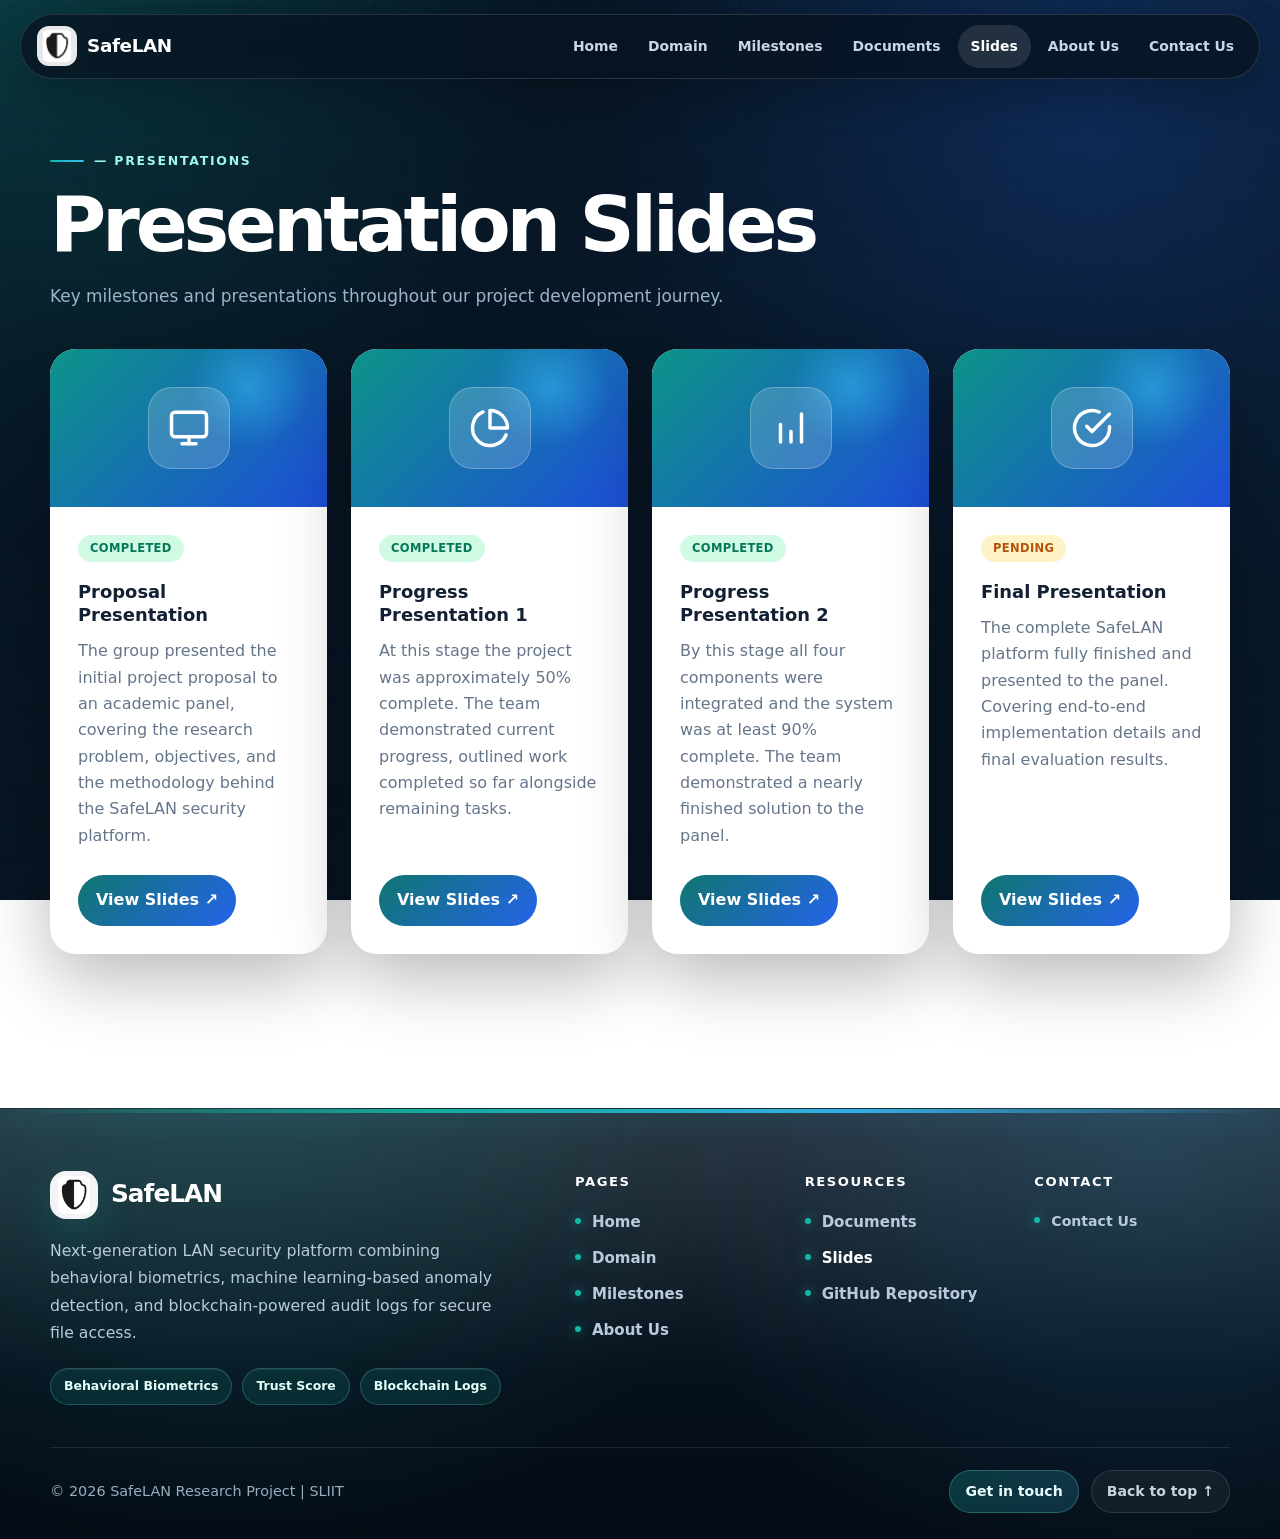
<file: slides.html>
<!DOCTYPE html>
<html lang="en">
<head>
  <meta charset="UTF-8">
  <meta name="viewport" content="width=device-width, initial-scale=1.0">
  <title>Slides | SafeLAN</title>
  <link rel="icon" type="image/png" href="assets/logo.png">
  <link rel="manifest" href="manifest.json">
  <link rel="stylesheet" href="css/style.css">
</head>
<body>
  <nav class="navbar" aria-label="Main navigation">
    <div class="navbar-inner">
      <a href="index.html" class="logo-box" aria-label="SafeLAN Home">
        <img src="assets/logo.png" class="logo-img" alt="SafeLAN Logo">
        <h2>SafeLAN</h2>
      </a>
      <button class="nav-toggle" type="button" aria-label="Open navigation" aria-expanded="false"><span></span></button>
      <div class="nav-links">
        <a href="index.html">Home</a>
        <a href="domain.html">Domain</a>
        <a href="milestones.html">Milestones</a>
        <a href="documents.html">Documents</a>
        <a href="slides.html" class="active">Slides</a>
        <a href="about.html">About Us</a>
        <a href="contact.html">Contact Us</a>
      </div>
    </div>
  </nav>

  <main class="page">
    <section class="section compact">
      <div class="container">
        <span class="eyebrow">— Presentations</span>
        <h1 class="page-title">Presentation Slides</h1>
        <p class="page-lead">Key milestones and presentations throughout our project development journey.</p>

        <div class="slides-grid">
          <article class="slide-card-v2 reveal">
            <div class="slide-card-header">
              <div class="slide-icon">
                <svg width="42" height="42" viewBox="0 0 24 24" fill="none" stroke="#fff" stroke-width="2" stroke-linecap="round" stroke-linejoin="round"><rect x="2" y="3" width="20" height="14" rx="2" ry="2"></rect><line x1="8" y1="21" x2="16" y2="21"></line><line x1="12" y1="17" x2="12" y2="21"></line></svg>
              </div>
            </div>
            <div class="slide-card-body">
              <span class="badge completed">Completed</span>
              <h3>Proposal Presentation</h3>
              <p class="slide-text">The group presented the initial project proposal to an academic panel, covering the research problem, objectives, and the methodology behind the SafeLAN security platform.</p>
              <a href="slides/Proposal Presentation.pptx" download class="view-link">View Slides ↗</a>
            </div>
          </article>

          <article class="slide-card-v2 reveal">
            <div class="slide-card-header">
              <div class="slide-icon">
                <svg width="42" height="42" viewBox="0 0 24 24" fill="none" stroke="#fff" stroke-width="2" stroke-linecap="round" stroke-linejoin="round"><path d="M21.21 15.89A10 10 0 1 1 8 2.83"></path><path d="M22 12A10 10 0 0 0 12 2v10z"></path></svg>
              </div>
            </div>
            <div class="slide-card-body">
              <span class="badge completed">Completed</span>
              <h3>Progress Presentation 1</h3>
              <p class="slide-text">At this stage the project was approximately 50% complete. The team demonstrated current progress, outlined work completed so far alongside remaining tasks.</p>
              <a href="slides/PP1 Presentation.pptx" download class="view-link">View Slides ↗</a>
            </div>
          </article>

          <article class="slide-card-v2 reveal">
            <div class="slide-card-header">
              <div class="slide-icon">
                <svg width="42" height="42" viewBox="0 0 24 24" fill="none" stroke="#fff" stroke-width="2" stroke-linecap="round" stroke-linejoin="round"><path d="M12 20v-6M6 20V10M18 20V4"></path></svg>
              </div>
            </div>
            <div class="slide-card-body">
              <span class="badge completed">Completed</span>
              <h3>Progress Presentation 2</h3>
              <p class="slide-text">By this stage all four components were integrated and the system was at least 90% complete. The team demonstrated a nearly finished solution to the panel.</p>
              <a href="slides/PP2 Presentation.pptx" download class="view-link">View Slides ↗</a>
            </div>
          </article>

          <article class="slide-card-v2 reveal">
            <div class="slide-card-header">
              <div class="slide-icon">
                <svg width="42" height="42" viewBox="0 0 24 24" fill="none" stroke="#fff" stroke-width="2" stroke-linecap="round" stroke-linejoin="round"><path d="M22 11.08V12a10 10 0 1 1-5.93-9.14"></path><polyline points="22 4 12 14.01 9 11.01"></polyline></svg>
              </div>
            </div>
            <div class="slide-card-body">
              <span class="badge pending">Pending</span>
              <h3>Final Presentation</h3>
              <p class="slide-text">The complete SafeLAN platform fully finished and presented to the panel. Covering end-to-end implementation details and final evaluation results.</p>
              <a href="#" class="view-link">View Slides ↗</a>
            </div>
          </article>
        </div>
      </div>
    </section>
  </main>

  <footer class="site-footer">
    <div class="footer-topline" aria-hidden="true"></div>
    <div class="container footer-container">
      <div class="footer-brand reveal">
        <a href="index.html" class="footer-logo" aria-label="SafeLAN Home">
          <img src="assets/logo.png" alt="SafeLAN Logo">
          <span>SafeLAN</span>
        </a>
        <p>Next-generation LAN security platform combining behavioral biometrics, machine learning-based anomaly detection, and blockchain-powered audit logs for secure file access.</p>
        <div class="footer-tags" aria-label="SafeLAN focus areas">
          <span>Behavioral Biometrics</span>
          <span>Trust Score</span>
          <span>Blockchain Logs</span>
        </div>
      </div>

      <nav class="footer-nav reveal" aria-label="Footer navigation">
        <div class="footer-col">
          <h3>Pages</h3>
          <a href="index.html">Home</a>
          <a href="domain.html">Domain</a>
          <a href="milestones.html">Milestones</a>
          <a href="about.html">About Us</a>
        </div>

        <div class="footer-col">
          <h3>Resources</h3>
          <a href="documents.html">Documents</a>
          <a href="slides.html">Slides</a>
          <a href="https://github.com/Geshi00/SafeLAN_RP-25-26J-067.git" target="_blank" rel="noopener">GitHub Repository</a>
        </div>

        <div class="footer-col footer-contact">
          <h3>Contact</h3>
          <a href="contact.html">Contact Us</a>
        </div>
      </nav>
    </div>

    <div class="container footer-bottom">
      <p>© <span id="current-year">2026</span> SafeLAN Research Project | SLIIT</p>
      <div class="footer-actions">
        <a href="contact.html">Get in touch</a>
        <button class="back-to-top" type="button" data-back-to-top aria-label="Back to top">Back to top ↑</button>
      </div>
    </div>
  </footer>


  <script src="js/script.js"></script>
</body>
</html>
</file>
<file: css/style.css>
:root {
  --bg: #071421;
  --bg-2: #0a1f33;
  --surface: #ffffff;
  --surface-soft: #f5f9fc;
  --card-dark: rgba(255, 255, 255, 0.08);
  --card-border: rgba(255, 255, 255, 0.16);
  --primary: #0f766e;
  --primary-bright: #14b8a6;
  --secondary: #2563eb;
  --accent: #38bdf8;
  --warning: #f59e0b;
  --success: #10b981;
  --text: #e8f3fb;
  --muted: #9fb4c7;
  --dark-text: #132033;
  --dark-muted: #65758a;
  --shadow: 0 24px 70px rgba(0, 0, 0, 0.28);
  --radius: 26px;
  --max: 1180px;
}

* {
  box-sizing: border-box;
  margin: 0;
  padding: 0;
}

html {
  scroll-behavior: smooth;
}

body {
  min-height: 100vh;
  font-family: Inter, ui-sans-serif, system-ui, -apple-system, BlinkMacSystemFont, "Segoe UI", sans-serif;
  line-height: 1.65;
  color: var(--text);
  background:
    radial-gradient(circle at top left, rgba(20, 184, 166, 0.24), transparent 34rem),
    radial-gradient(circle at 85% 15%, rgba(37, 99, 235, 0.26), transparent 30rem),
    linear-gradient(135deg, var(--bg), var(--bg-2));
  background-attachment: fixed;
  overflow-x: hidden;
}

body::before {
  content: "";
  position: fixed;
  inset: 0;
  pointer-events: none;
  opacity: 0.26;
  background-image:
    linear-gradient(rgba(255,255,255,0.08) 1px, transparent 1px),
    linear-gradient(90deg, rgba(255,255,255,0.08) 1px, transparent 1px);
  background-size: 46px 46px;
  mask-image: linear-gradient(to bottom, black, transparent 78%);
  z-index: -2;
}

body::after {
  content: "";
  position: fixed;
  inset: 0;
  pointer-events: none;
  background: linear-gradient(180deg, rgba(7, 20, 33, 0.02), rgba(7, 20, 33, 0.72));
  z-index: -1;
}

a {
  color: inherit;
}

img {
  max-width: 100%;
  display: block;
}

button,
input,
textarea,
select {
  font: inherit;
}

.page {
  padding-top: 88px;
}

.container {
  width: min(100% - 36px, var(--max));
  margin-inline: auto;
}

.section {
  padding: 82px 0;
}

.section.compact {
  padding-top: 56px;
}

.eyebrow {
  display: inline-flex;
  align-items: center;
  gap: 10px;
  color: #9ff8e8;
  font-size: 0.78rem;
  font-weight: 800;
  letter-spacing: 0.14em;
  text-transform: uppercase;
  margin-bottom: 16px;
}

.eyebrow::before {
  content: "";
  width: 34px;
  height: 2px;
  border-radius: 99px;
  background: linear-gradient(90deg, var(--primary-bright), var(--accent));
}

.gradient-text {
  background: linear-gradient(100deg, #8fffee, #5cc9ff 45%, #99b8ff);
  -webkit-background-clip: text;
  background-clip: text;
  color: transparent;
}

.page-title,
.hero-title {
  letter-spacing: -0.055em;
  line-height: 0.98;
  color: #fff;
}

.page-title {
  font-size: clamp(2.5rem, 7vw, 4.8rem);
  max-width: 900px;
  margin-bottom: 20px;
}

.section-title {
  font-size: clamp(2rem, 5vw, 3.1rem);
  line-height: 1.05;
  letter-spacing: -0.035em;
  color: #fff;
  margin-bottom: 18px;
}

.section-lead,
.page-lead {
  max-width: 760px;
  color: var(--muted);
  font-size: 1.06rem;
}

.navbar {
  position: fixed;
  top: 0;
  left: 0;
  right: 0;
  z-index: 1000;
  display: flex;
  justify-content: center;
  padding: 14px 18px;
  transition: 0.25s ease;
}

.navbar.scrolled {
  padding-top: 10px;
  padding-bottom: 10px;
}

.navbar-inner {
  width: min(100%, 1240px);
  display: flex;
  align-items: center;
  justify-content: space-between;
  gap: 18px;
  border: 1px solid rgba(255, 255, 255, 0.13);
  border-radius: 999px;
  background: rgba(7, 20, 33, 0.78);
  box-shadow: 0 18px 44px rgba(0, 0, 0, 0.22);
  backdrop-filter: blur(18px);
  padding: 10px 12px 10px 16px;
}

.logo-box {
  display: inline-flex;
  align-items: center;
  gap: 10px;
  text-decoration: none;
  min-width: max-content;
}

.logo-img {
  width: 40px;
  height: 40px;
  border-radius: 12px;
  object-fit: contain;
  background: rgba(255,255,255,0.9);
  padding: 4px;
}

.logo-box h2 {
  color: #fff;
  font-size: 1.15rem;
  letter-spacing: -0.02em;
}

.nav-links {
  display: flex;
  align-items: center;
  justify-content: flex-end;
  gap: 4px;
}

.nav-links a {
  text-decoration: none;
  color: #c8d6e6;
  font-size: 0.87rem;
  font-weight: 750;
  border-radius: 999px;
  padding: 10px 13px;
  transition: 0.2s ease;
}

.nav-links a:hover,
.nav-links a.active {
  color: #fff;
  background: rgba(255,255,255,0.11);
}

.nav-toggle {
  display: none;
  width: 44px;
  height: 44px;
  border: 0;
  border-radius: 50%;
  background: linear-gradient(135deg, var(--primary), var(--secondary));
  color: #fff;
  cursor: pointer;
  align-items: center;
  justify-content: center;
}

.nav-toggle span,
.nav-toggle span::before,
.nav-toggle span::after {
  display: block;
  width: 18px;
  height: 2px;
  background: currentColor;
  border-radius: 99px;
  position: relative;
  transition: 0.2s ease;
}

.nav-toggle span::before,
.nav-toggle span::after {
  content: "";
  position: absolute;
  left: 0;
}

.nav-toggle span::before { top: -6px; }
.nav-toggle span::after { top: 6px; }

.nav-toggle.active span {
  background: transparent;
}

.nav-toggle.active span::before {
  top: 0;
  transform: rotate(45deg);
  background: #fff;
}

.nav-toggle.active span::after {
  top: 0;
  transform: rotate(-45deg);
  background: #fff;
}

.hero {
  min-height: 100vh;
  display: grid;
  align-items: center;
  padding: 130px 0 74px;
}

.hero-grid {
  display: grid;
  grid-template-columns: minmax(0, 0.92fr) minmax(420px, 1.08fr);
  gap: 54px;
  align-items: center;
}

.hero-title {
  font-size: clamp(3rem, 8vw, 6.7rem);
  margin-bottom: 24px;
}

.hero-text p {
  color: var(--muted);
  max-width: 690px;
  font-size: clamp(1.04rem, 2vw, 1.25rem);
  margin-bottom: 30px;
}

.hero-actions,
.card-actions {
  display: flex;
  flex-wrap: wrap;
  gap: 14px;
  align-items: center;
}

.btn,
.btn-download,
.btn-send,
.view-link {
  display: inline-flex;
  align-items: center;
  justify-content: center;
  gap: 10px;
  border: 0;
  border-radius: 999px;
  text-decoration: none;
  font-weight: 850;
  cursor: pointer;
  transition: transform 0.22s ease, box-shadow 0.22s ease, background 0.22s ease;
}

.btn,
.btn-download,
.btn-send {
  min-height: 48px;
  padding: 0 22px;
  color: #fff;
  background: linear-gradient(135deg, var(--primary), var(--secondary));
  box-shadow: 0 14px 34px rgba(37, 99, 235, 0.28);
}

.btn:hover,
.btn-download:hover,
.btn-send:hover,
.view-link:hover {
  transform: translateY(-2px);
}

.btn.secondary {
  background: rgba(255,255,255,0.1);
  box-shadow: none;
  border: 1px solid rgba(255,255,255,0.16);
}

.hero-panel {
  position: relative;
}

.hero-panel::before {
  content: "";
  position: absolute;
  inset: -34px;
  border-radius: 44px;
  background: radial-gradient(circle at 35% 20%, rgba(20, 184, 166, 0.28), transparent 40%), radial-gradient(circle at 80% 70%, rgba(56, 189, 248, 0.22), transparent 38%);
  filter: blur(8px);
  z-index: -1;
}

.slider-wrapper {
  position: relative;
  border-radius: 30px;
  padding: 12px;
  background: rgba(255,255,255,0.08);
  border: 1px solid rgba(255,255,255,0.16);
  box-shadow: var(--shadow);
  backdrop-filter: blur(18px);
}

.slider-container {
  position: relative;
  overflow: hidden;
  border-radius: 22px;
  aspect-ratio: 16/10;
  background: #071421;
}

.hero-slider .slider-container {
  aspect-ratio: 16/10.6;
}

.slide {
  position: absolute;
  inset: 0;
  opacity: 0;
  transform: scale(1.025);
  transition: opacity 0.55s ease, transform 0.55s ease;
}

.slide.active {
  opacity: 1;
  transform: scale(1);
  z-index: 1;
}

.slide img {
  width: 100%;
  height: 100%;
  object-fit: cover;
}

.slide-btn {
  position: absolute;
  top: 50%;
  transform: translateY(-50%);
  z-index: 3;
  width: 44px;
  height: 44px;
  border-radius: 50%;
  border: 1px solid rgba(255,255,255,0.2);
  background: rgba(7, 20, 33, 0.76);
  color: #fff;
  cursor: pointer;
  font-size: 1.35rem;
  line-height: 1;
  backdrop-filter: blur(12px);
  transition: 0.2s ease;
}

.slide-btn:hover {
  background: var(--primary);
}

.slide-btn.prev { left: 24px; }
.slide-btn.next { right: 24px; }

.slider-dots {
  display: flex;
  justify-content: center;
  gap: 10px;
  margin-top: 20px;
}

.dot {
  width: 11px;
  height: 11px;
  border: 0;
  border-radius: 999px;
  background: rgba(255,255,255,0.32);
  cursor: pointer;
  transition: 0.2s ease;
}

.dot.active {
  width: 34px;
  background: linear-gradient(90deg, var(--primary-bright), var(--accent));
}

.feature-grid,
.grid,
.slides-grid,
.team-grid-v2,
.supervisor-grid {
  display: grid;
  gap: 24px;
}

.feature-grid {
  grid-template-columns: repeat(5, minmax(0, 1fr));
  margin-top: 38px;
}

.feature-box,
.content-section,
.profile-card-v3,
.contact-info-card {
  border: 1px solid var(--card-border);
  background: linear-gradient(180deg, rgba(255,255,255,0.105), rgba(255,255,255,0.055));
  border-radius: var(--radius);
  box-shadow: 0 16px 46px rgba(0, 0, 0, 0.17);
  backdrop-filter: blur(18px);
}

.feature-box {
  padding: 26px;
  min-height: 250px;
  transition: 0.25s ease;
}

.feature-box:hover,
.content-section:hover,
.doc-card:hover,
.slide-card-v2:hover,
.profile-card-v3:hover {
  transform: translateY(-6px);
  border-color: rgba(20,184,166,0.48);
}

.feature-box .icon {
  width: 56px;
  height: 56px;
  display: grid;
  place-items: center;
  border-radius: 18px;
  margin-bottom: 20px;
  background: linear-gradient(135deg, rgba(20, 184, 166, 0.22), rgba(37, 99, 235, 0.22));
  font-size: 1.65rem;
}

.feature-box h3,
.content-section h3 {
  color: #fff;
  line-height: 1.18;
  margin-bottom: 14px;
}

.feature-box p,
.content-section p,
.doc-card p,
.slide-text,
.about-intro {
  color: var(--muted);
}

.dashboards {
  padding-bottom: 110px;
}

.dashboard-shell {
  max-width: 1010px;
  margin: 42px auto 0;
}

.content-section {
  padding: clamp(24px, 4vw, 40px);
  margin-top: 24px;
  transition: 0.25s ease;
}

.content-section p + p {
  margin-top: 14px;
}

.content-img {
  margin-top: 28px;
  border-radius: 20px;
  border: 1px solid rgba(255,255,255,0.14);
  box-shadow: var(--shadow);
  background: #fff;
}

.grid {
  grid-template-columns: repeat(3, minmax(0, 1fr));
  margin-top: 26px;
}

.group-title {
  margin-top: 54px;
  margin-bottom: 0;
  color: #aaf7eb;
  font-size: clamp(1.25rem, 3vw, 1.65rem);
}

.doc-card,
.slide-card-v2,
.assessment-container,
.contact-form-container,
.success-card {
  background: var(--surface);
  color: var(--dark-text);
  border-radius: var(--radius);
  box-shadow: var(--shadow);
}

.doc-card {
  display: flex;
  min-height: 235px;
  flex-direction: column;
  justify-content: space-between;
  padding: 28px;
  transition: 0.25s ease;
  border: 1px solid rgba(15, 118, 110, 0.08);
}

.doc-card h3,
.slide-card-body h3 {
  color: var(--dark-text);
  font-size: 1.12rem;
  line-height: 1.3;
  margin-bottom: 12px;
}

.doc-card p {
  color: var(--dark-muted);
  margin-bottom: 24px;
}

.doc-card .btn-download {
  width: 100%;
}

.slides-grid {
  grid-template-columns: repeat(4, minmax(0, 1fr));
  margin-top: 38px;
}

.slide-card-v2 {
  overflow: hidden;
  display: flex;
  flex-direction: column;
  min-height: 470px;
  transition: 0.25s ease;
}

.slide-card-header {
  min-height: 158px;
  display: grid;
  place-items: center;
  background:
    radial-gradient(circle at 72% 24%, rgba(56, 189, 248, 0.5), transparent 26%),
    linear-gradient(135deg, #0d9488, #1d4ed8);
}

.slide-icon {
  width: 82px;
  height: 82px;
  display: grid;
  place-items: center;
  border-radius: 24px;
  background: rgba(255,255,255,0.16);
  border: 1px solid rgba(255,255,255,0.24);
}

.slide-card-body {
  padding: 28px;
  display: flex;
  flex-direction: column;
  flex: 1;
}

.badge {
  align-self: flex-start;
  display: inline-flex;
  align-items: center;
  min-height: 27px;
  padding: 0 12px;
  border-radius: 999px;
  font-size: 0.72rem;
  font-weight: 850;
  text-transform: uppercase;
  letter-spacing: 0.03em;
  margin-bottom: 18px;
}

.badge.completed {
  color: #047857;
  background: #d1fae5;
}

.badge.pending {
  color: #b45309;
  background: #fef3c7;
}

.slide-text {
  color: var(--dark-muted);
  margin-bottom: 26px;
  flex: 1;
}

.view-link {
  align-self: flex-start;
  color: #fff;
  background: linear-gradient(135deg, var(--primary), var(--secondary));
  padding: 12px 18px;
}

.assessment-container {
  padding: clamp(24px, 5vw, 48px);
  margin-top: 40px;
}

.assessment-selector {
  display: grid;
  grid-template-columns: 220px 1fr;
  align-items: center;
  gap: 20px;
  border-bottom: 1px solid #e3edf5;
  padding-bottom: 28px;
  margin-bottom: 34px;
}

.selector-label,
.form-group label,
.info-box span,
.info-text span {
  color: var(--dark-muted);
  font-size: 0.75rem;
  font-weight: 900;
  letter-spacing: 0.08em;
  text-transform: uppercase;
}

.custom-select select {
  width: 100%;
  min-height: 54px;
  border-radius: 17px;
  border: 1px solid #dbe7f0;
  background: var(--surface-soft);
  color: var(--dark-text);
  padding: 0 18px;
  outline: none;
  font-weight: 800;
}

.assessment-content h2 {
  font-size: clamp(1.5rem, 4vw, 2.2rem);
  color: var(--dark-text);
  margin-bottom: 22px;
}

.info-grid {
  display: grid;
  grid-template-columns: repeat(3, minmax(0, 1fr));
  gap: 18px;
  margin-bottom: 28px;
}

.info-box {
  background: linear-gradient(180deg, #f6fbff, #eef7fb);
  border: 1px solid #dcebf5;
  border-radius: 20px;
  padding: 22px;
}

.info-box p {
  color: var(--dark-text);
  font-weight: 900;
  font-size: 1.02rem;
  margin-top: 6px;
}

.assessment-desc {
  color: var(--dark-muted);
  font-size: 1.02rem;
}

.team-grid-v2 {
  grid-template-columns: repeat(4, minmax(0, 1fr));
  margin-top: 34px;
}

.supervisor-grid {
  grid-template-columns: repeat(2, minmax(0, 1fr));
  margin-top: 32px;
}

.section-title-small {
  display: inline-flex;
  color: #9ff8e8;
  font-weight: 900;
  text-transform: uppercase;
  letter-spacing: 0.12em;
  font-size: 0.82rem;
  margin-top: 56px;
  margin-bottom: 8px;
}

.about-intro {
  max-width: 900px;
  font-size: 1.06rem;
}

.profile-card-v3 {
  min-height: 390px;
  padding: 28px 16px;
  text-align: center;
  display: flex;
  flex-direction: column;
  align-items: center;
  transition: 0.25s ease;
}

.supervisor-card {
  min-height: 350px;
}

.img-container-circle {
  width: 136px;
  height: 136px;
  border-radius: 50%;
  padding: 5px;
  margin-bottom: 18px;
  background: linear-gradient(135deg, var(--primary-bright), var(--secondary));
}

.img-container-circle img {
  width: 100%;
  height: 100%;
  object-fit: cover;
  border-radius: inherit;
  border: 4px solid #102034;
}

.profile-card-v3 h3 {
  color: #fff;
  line-height: 1.25;
  margin-bottom: 7px;
}

.id-role {
  color: #8fffee;
  font-weight: 850;
  font-size: 0.84rem;
  margin-bottom: 14px;
}

.topic {
  color: var(--muted);
  font-size: 0.93rem;
  flex: 1;
}

.email-link {
  display: block;
  width: 100%;
  max-width: 100%;
  margin-top: 18px;
  color: #b7f7ec;
  font-size: clamp(0.72rem, 0.74vw, 0.82rem);
  font-weight: 750;
  line-height: 1.2;
  text-align: center;
  text-decoration: none;
  white-space: nowrap;
  overflow: hidden;
  text-overflow: clip;
}

.email-link:hover {
  color: #fff;
  text-decoration: underline;
  text-underline-offset: 4px;
}

.contact-wrapper {
  display: grid;
  grid-template-columns: 0.9fr 1.35fr;
  gap: 34px;
  margin-top: 42px;
  align-items: start;
}

.contact-info-card,
.contact-form-container {
  padding: clamp(24px, 4vw, 42px);
}

.contact-info-card h2 {
  color: #fff;
  font-size: 1.85rem;
  line-height: 1.08;
  margin-bottom: 16px;
}

.contact-info-card p {
  color: var(--muted);
}

.info-item {
  display: flex;
  gap: 15px;
  align-items: center;
  margin-top: 22px;
}

.info-icon {
  width: 48px;
  height: 48px;
  border-radius: 16px;
  display: grid;
  place-items: center;
  background: rgba(20,184,166,0.16);
  color: #aaf7eb;
  font-weight: 900;
  flex: 0 0 auto;
}

.info-text p {
  color: #fff;
  font-weight: 850;
  margin-top: 2px;
}

.contact-form-container {
  box-shadow: var(--shadow);
}

.contact-grid {
  display: grid;
  grid-template-columns: repeat(2, minmax(0, 1fr));
  gap: 18px;
}

.form-group {
  display: grid;
  gap: 8px;
  margin-bottom: 18px;
}

.form-group.full {
  grid-column: 1 / -1;
}

.form-group input,
.form-group textarea {
  width: 100%;
  border: 1px solid #dbe7f0;
  border-radius: 17px;
  background: #f6fbff;
  color: var(--dark-text);
  outline: none;
  padding: 15px 16px;
  transition: 0.2s ease;
}

.form-group textarea {
  resize: vertical;
  min-height: 146px;
}

.form-group input:focus,
.form-group textarea:focus {
  border-color: var(--primary-bright);
  box-shadow: 0 0 0 4px rgba(20,184,166,0.12);
  background: #fff;
}

.btn-send {
  margin-top: 6px;
}

.btn-send.btn-loading {
  opacity: 0.78;
  cursor: progress;
}

.success-overlay {
  position: fixed;
  inset: 0;
  z-index: 3000;
  display: none;
  place-items: center;
  padding: 18px;
  background: rgba(7, 20, 33, 0.74);
  backdrop-filter: blur(16px);
}

.success-overlay.active {
  display: grid;
}

.success-card {
  max-width: 430px;
  width: 100%;
  padding: 38px;
  text-align: center;
}

.check-icon {
  width: 70px;
  height: 70px;
  display: grid;
  place-items: center;
  margin: 0 auto 18px;
  border-radius: 50%;
  background: #d1fae5;
  color: #047857;
  font-size: 2.2rem;
  font-weight: 900;
}

.success-card h3 {
  color: var(--dark-text);
  margin-bottom: 8px;
}

.success-card p {
  color: var(--dark-muted);
}

.site-footer {
  position: relative;
  overflow: hidden;
  margin-top: 72px;
  padding: 0 0 26px;
  color: #b9cbda;
  background:
    radial-gradient(circle at 18% -20%, rgba(20, 184, 166, 0.18), transparent 34rem),
    radial-gradient(circle at 90% 10%, rgba(56, 189, 248, 0.14), transparent 30rem),
    linear-gradient(180deg, rgba(7, 20, 33, 0.86), #06111d 62%, #040b14 100%);
  border-top: 1px solid rgba(143, 255, 238, 0.16);
}

.site-footer::before {
  content: "";
  position: absolute;
  inset: 0;
  pointer-events: none;
  background-image:
    linear-gradient(rgba(255,255,255,0.045) 1px, transparent 1px),
    linear-gradient(90deg, rgba(255,255,255,0.045) 1px, transparent 1px);
  background-size: 46px 46px;
  opacity: 0.18;
  mask-image: linear-gradient(to bottom, black, transparent 76%);
}

.footer-topline {
  position: relative;
  z-index: 1;
  height: 4px;
  width: 100%;
  background: linear-gradient(90deg, transparent, var(--primary-bright), var(--accent), transparent);
  opacity: 0.9;
  box-shadow: 0 0 36px rgba(56, 189, 248, 0.45);
}

.footer-container {
  position: relative;
  z-index: 1;
  display: grid;
  grid-template-columns: minmax(280px, 0.95fr) minmax(540px, 1.35fr);
  gap: 64px;
  align-items: start;
  padding-top: 58px;
}

.footer-brand {
  max-width: 520px;
}

.footer-logo {
  display: inline-flex;
  align-items: center;
  gap: 13px;
  margin-bottom: 18px;
  text-decoration: none;
  color: #ffffff;
  font-size: 1.55rem;
  font-weight: 900;
  letter-spacing: -0.04em;
}

.footer-logo img {
  width: 48px;
  height: 48px;
  border-radius: 16px;
  object-fit: contain;
  background: rgba(255,255,255,0.95);
  padding: 5px;
  box-shadow: 0 16px 40px rgba(20, 184, 166, 0.20);
}

.footer-brand p {
  color: #b9cbda;
  font-size: 0.98rem;
  line-height: 1.75;
}

.footer-tags {
  display: flex;
  flex-wrap: wrap;
  gap: 10px;
  margin-top: 22px;
}

.footer-tags span {
  display: inline-flex;
  align-items: center;
  min-height: 34px;
  padding: 7px 13px;
  border-radius: 999px;
  color: #e7fffb;
  background: rgba(20, 184, 166, 0.12);
  border: 1px solid rgba(143, 255, 238, 0.20);
  font-size: 0.78rem;
  font-weight: 800;
  box-shadow: inset 0 1px 0 rgba(255,255,255,0.06);
}

.footer-nav {
  display: grid;
  grid-template-columns: repeat(3, minmax(0, 1fr));
  gap: 34px;
}

.footer-col h3 {
  color: #ffffff;
  font-size: 0.82rem;
  font-weight: 900;
  letter-spacing: 0.12em;
  text-transform: uppercase;
  margin-bottom: 18px;
}

.footer-col a {
  position: relative;
  display: block;
  width: fit-content;
  max-width: 100%;
  color: #b9cbda;
  text-decoration: none;
  font-size: 0.94rem;
  font-weight: 650;
  margin: 11px 0;
  padding-left: 17px;
  transition: color 0.2s ease, transform 0.2s ease;
  overflow-wrap: anywhere;
}

.footer-col a::before {
  content: "";
  position: absolute;
  left: 0;
  top: 0.72em;
  width: 6px;
  height: 6px;
  border-radius: 50%;
  background: var(--primary-bright);
  box-shadow: 0 0 12px rgba(20, 184, 166, 0.75);
  transform: translateY(-50%);
}

.footer-col a:hover {
  color: #ffffff;
  transform: translateX(4px);
}

.footer-contact a {
  font-size: 0.88rem;
}

.footer-bottom {
  position: relative;
  z-index: 1;
  display: flex;
  justify-content: space-between;
  align-items: center;
  gap: 18px;
  margin-top: 42px;
  padding-top: 22px;
  border-top: 1px solid rgba(255, 255, 255, 0.10);
  color: #96aebf;
  font-size: 0.9rem;
}

.footer-actions {
  display: flex;
  align-items: center;
  flex-wrap: wrap;
  gap: 12px;
}

.footer-actions a,
.back-to-top {
  display: inline-flex;
  align-items: center;
  justify-content: center;
  min-height: 40px;
  border-radius: 999px;
  padding: 9px 15px;
  color: #e9fbff;
  text-decoration: none;
  font-size: 0.88rem;
  font-weight: 850;
}

.footer-actions a {
  background: linear-gradient(135deg, rgba(20, 184, 166, 0.24), rgba(56, 189, 248, 0.18));
  border: 1px solid rgba(143, 255, 238, 0.24);
}

.back-to-top {
  border: 1px solid rgba(255, 255, 255, 0.15);
  background: rgba(255, 255, 255, 0.06);
  cursor: pointer;
  transition: transform 0.2s ease, background 0.2s ease, border-color 0.2s ease;
}

.footer-actions a:hover,
.back-to-top:hover {
  transform: translateY(-2px);
  border-color: rgba(56, 189, 248, 0.46);
  background: rgba(56, 189, 248, 0.14);
}

.reveal {
  transition: opacity 0.55s ease, transform 0.55s ease;
}

.js .reveal {
  opacity: 0;
  transform: translateY(20px);
}

.js .reveal.visible {
  opacity: 1;
  transform: translateY(0);
}

@media (max-width: 1180px) {
  .feature-grid,
  .slides-grid {
    grid-template-columns: repeat(2, minmax(0, 1fr));
  }

  .team-grid-v2 {
    grid-template-columns: repeat(2, minmax(0, 1fr));
  }

  .hero-grid {
    grid-template-columns: 1fr;
  }
}

@media (max-width: 920px) {
  .nav-toggle {
    display: inline-flex;
  }

  .navbar-inner {
    border-radius: 28px;
    align-items: flex-start;
    flex-wrap: wrap;
  }

  .nav-links {
    order: 3;
    width: 100%;
    display: none;
    flex-direction: column;
    align-items: stretch;
    padding-top: 10px;
  }

  .nav-links.open {
    display: flex;
  }

  .nav-links a {
    padding: 12px 14px;
  }

  .contact-wrapper,
  .assessment-selector,
  .supervisor-grid,
  .footer-container {
    grid-template-columns: 1fr;
  }

  .footer-nav {
    grid-template-columns: repeat(2, minmax(0, 1fr));
  }
}

@media (max-width: 720px) {
  .page {
    padding-top: 84px;
  }

  .hero {
    padding-top: 116px;
  }

  .section {
    padding: 58px 0;
  }

  .feature-grid,
  .grid,
  .slides-grid,
  .team-grid-v2,
  .info-grid,
  .contact-grid {
    grid-template-columns: 1fr;
  }

  .email-link {
    font-size: 0.82rem;
  }

  .slider-wrapper {
    padding: 8px;
    border-radius: 22px;
  }

  .slider-container,
  .hero-slider .slider-container {
    aspect-ratio: 4/3;
  }

  .slide-btn {
    width: 38px;
    height: 38px;
    font-size: 1.1rem;
  }

  .slide-btn.prev { left: 14px; }
  .slide-btn.next { right: 14px; }

  .doc-card,
  .slide-card-v2,
  .profile-card-v3 {
    min-height: auto;
  }

  .footer-container,
  .footer-nav {
    grid-template-columns: 1fr;
  }

  .footer-bottom {
    flex-direction: column;
    align-items: flex-start;
  }

  .footer-actions {
    width: 100%;
  }

  .footer-container {
    padding-top: 44px;
    gap: 34px;
  }
}

@media (max-width: 430px) {
  .container {
    width: min(100% - 26px, var(--max));
  }

  .navbar {
    padding-left: 10px;
    padding-right: 10px;
  }

  .logo-box h2 {
    font-size: 1rem;
  }

  .logo-img {
    width: 36px;
    height: 36px;
  }
}

/* JavaScript animation layer */
.page-scroll-progress {
  position: fixed;
  top: 0;
  left: 0;
  width: 0;
  height: 3px;
  z-index: 2000;
  background: linear-gradient(90deg, var(--primary-bright), var(--accent), #7dd3fc);
  box-shadow: 0 0 22px rgba(56, 189, 248, 0.65);
  transition: width 0.08s linear;
}

.navbar {
  transform: translateY(0);
}

.navbar.nav-hidden {
  transform: translateY(-118%);
}

.nav-links a.active-link,
.footer-nav a.active-link {
  color: #ffffff;
}

.nav-links a.active-link::after {
  transform: scaleX(1);
}

body.nav-open {
  overflow: hidden;
}

.cyber-particles {
  position: fixed;
  inset: 0;
  z-index: -1;
  pointer-events: none;
  overflow: hidden;
}

.cyber-particles span {
  position: absolute;
  left: var(--x);
  bottom: -20px;
  width: var(--size);
  height: var(--size);
  border-radius: 999px;
  background: rgba(143, 255, 238, 0.86);
  box-shadow: 0 0 16px rgba(56, 189, 248, 0.8);
  opacity: 0;
  animation: floatParticle var(--duration) linear infinite;
  animation-delay: var(--delay);
}

@keyframes floatParticle {
  0% {
    opacity: 0;
    transform: translate3d(0, 0, 0) scale(0.7);
  }
  14% { opacity: 0.7; }
  100% {
    opacity: 0;
    transform: translate3d(42px, -110vh, 0) scale(1.15);
  }
}

.cursor-glow {
  position: fixed;
  top: 0;
  left: 0;
  width: 360px;
  height: 360px;
  margin: -180px 0 0 -180px;
  border-radius: 999px;
  pointer-events: none;
  z-index: 0;
  opacity: 0;
  background: radial-gradient(circle, rgba(20, 184, 166, 0.18), rgba(56, 189, 248, 0.08) 38%, transparent 68%);
  mix-blend-mode: screen;
  transition: opacity 0.25s ease;
}

.cursor-glow.active {
  opacity: 1;
}

.hero-panel {
  transform: translate3d(var(--hero-x, 0), var(--hero-y, 0), 0);
  transition: transform 0.2s ease-out;
}

.hero-title,
.page-title,
.section-title {
  animation: titleEnter 0.85s ease both;
}

@keyframes titleEnter {
  from {
    opacity: 0;
    transform: translateY(18px) scale(0.985);
    filter: blur(6px);
  }
  to {
    opacity: 1;
    transform: translateY(0) scale(1);
    filter: blur(0);
  }
}

.gradient-text {
  background-size: 220% auto;
  animation: gradientFlow 5.8s ease-in-out infinite;
}

@keyframes gradientFlow {
  0%, 100% { background-position: 0% center; }
  50% { background-position: 100% center; }
}

.reveal {
  transition:
    opacity 0.72s cubic-bezier(0.2, 0.75, 0.2, 1),
    transform 0.72s cubic-bezier(0.2, 0.75, 0.2, 1),
    filter 0.72s cubic-bezier(0.2, 0.75, 0.2, 1);
  transition-delay: var(--reveal-delay, 0ms);
}

.js .reveal {
  opacity: 0;
  transform: translateY(28px) scale(0.985);
  filter: blur(6px);
}

.js .reveal.visible {
  opacity: 1;
  transform: translateY(0) scale(1);
  filter: blur(0);
}

.tilt-card {
  position: relative;
  overflow: hidden;
  transform-style: preserve-3d;
  transform: perspective(900px) rotateX(var(--tilt-x, 0deg)) rotateY(var(--tilt-y, 0deg));
  transition: transform 0.22s ease, border-color 0.22s ease, box-shadow 0.22s ease;
}

.tilt-card::after {
  content: "";
  position: absolute;
  inset: 0;
  pointer-events: none;
  opacity: 0;
  background: radial-gradient(circle at var(--glow-x, 50%) var(--glow-y, 50%), rgba(255, 255, 255, 0.2), transparent 34%);
  transition: opacity 0.24s ease;
}

.tilt-card:hover::after {
  opacity: 1;
}

.feature-box:hover,
.content-section:hover,
.doc-card:hover,
.slide-card-v2:hover,
.profile-card-v3:hover,
.contact-info-card:hover,
.contact-form-container:hover {
  box-shadow: 0 24px 70px rgba(20, 184, 166, 0.16), var(--shadow);
}

.btn,
.btn-download,
.btn-send,
.view-link,
.back-to-top {
  position: relative;
  overflow: hidden;
  isolation: isolate;
}

.btn::before,
.btn-download::before,
.btn-send::before,
.view-link::before,
.back-to-top::before {
  content: "";
  position: absolute;
  inset: 0;
  z-index: -1;
  opacity: 0;
  background: linear-gradient(120deg, transparent 0%, rgba(255,255,255,0.28) 45%, transparent 70%);
  transform: translateX(-120%);
  transition: opacity 0.24s ease;
}

.btn:hover::before,
.btn-download:hover::before,
.btn-send:hover::before,
.view-link:hover::before,
.back-to-top:hover::before {
  opacity: 1;
  animation: buttonShine 0.85s ease;
}

@keyframes buttonShine {
  from { transform: translateX(-120%); }
  to { transform: translateX(120%); }
}

.ripple {
  position: absolute;
  width: 12px;
  height: 12px;
  border-radius: 50%;
  pointer-events: none;
  transform: translate(-50%, -50%);
  background: rgba(255, 255, 255, 0.45);
  animation: ripplePop 0.65s ease-out forwards;
}

@keyframes ripplePop {
  to {
    opacity: 0;
    width: 260px;
    height: 260px;
  }
}

.slider-wrapper {
  overflow: hidden;
}

.slider-progress {
  position: absolute;
  left: 18px;
  right: 18px;
  bottom: 14px;
  height: 3px;
  z-index: 4;
  border-radius: 999px;
  overflow: hidden;
  background: rgba(255, 255, 255, 0.16);
}

.slider-progress::before {
  content: "";
  display: block;
  width: 100%;
  height: 100%;
  transform: translateX(-100%);
  background: linear-gradient(90deg, var(--primary-bright), var(--accent));
}

.slider-progress.is-running::before {
  animation: sliderProgress 5.6s linear forwards;
}

@keyframes sliderProgress {
  to { transform: translateX(0); }
}

.slide.active img {
  animation: slideZoom 5.6s ease both;
}

@keyframes slideZoom {
  from { transform: scale(1.03); }
  to { transform: scale(1); }
}

.assessment-content {
  transition: opacity 0.22s ease, transform 0.22s ease, filter 0.22s ease;
}

.assessment-content.is-switching {
  opacity: 0;
  transform: translateY(12px);
  filter: blur(5px);
}

.assessment-content.just-updated .info-box {
  animation: pulseInfo 0.42s ease both;
}

@keyframes pulseInfo {
  from {
    transform: translateY(8px);
    box-shadow: 0 12px 34px rgba(15, 118, 110, 0.14);
  }
  to {
    transform: translateY(0);
    box-shadow: none;
  }
}

.back-to-top {
  opacity: 0.84;
}

.back-to-top.is-visible {
  opacity: 1;
  box-shadow: 0 0 28px rgba(56, 189, 248, 0.2);
}

.form-group input:focus,
.form-group textarea:focus,
.custom-select select:focus {
  box-shadow: 0 0 0 4px rgba(20, 184, 166, 0.13), 0 16px 34px rgba(15, 118, 110, 0.12);
  transform: translateY(-1px);
}

.footer-topline {
  animation: footerGlow 4s ease-in-out infinite;
}

@keyframes footerGlow {
  0%, 100% { opacity: 0.72; filter: blur(0); }
  50% { opacity: 1; filter: blur(1px); }
}

@media (prefers-reduced-motion: reduce) {
  *,
  *::before,
  *::after {
    scroll-behavior: auto !important;
    animation-duration: 0.001ms !important;
    animation-iteration-count: 1 !important;
    transition-duration: 0.001ms !important;
  }

  .cyber-particles,
  .cursor-glow,
  .slider-progress {
    display: none !important;
  }
}
</file>
